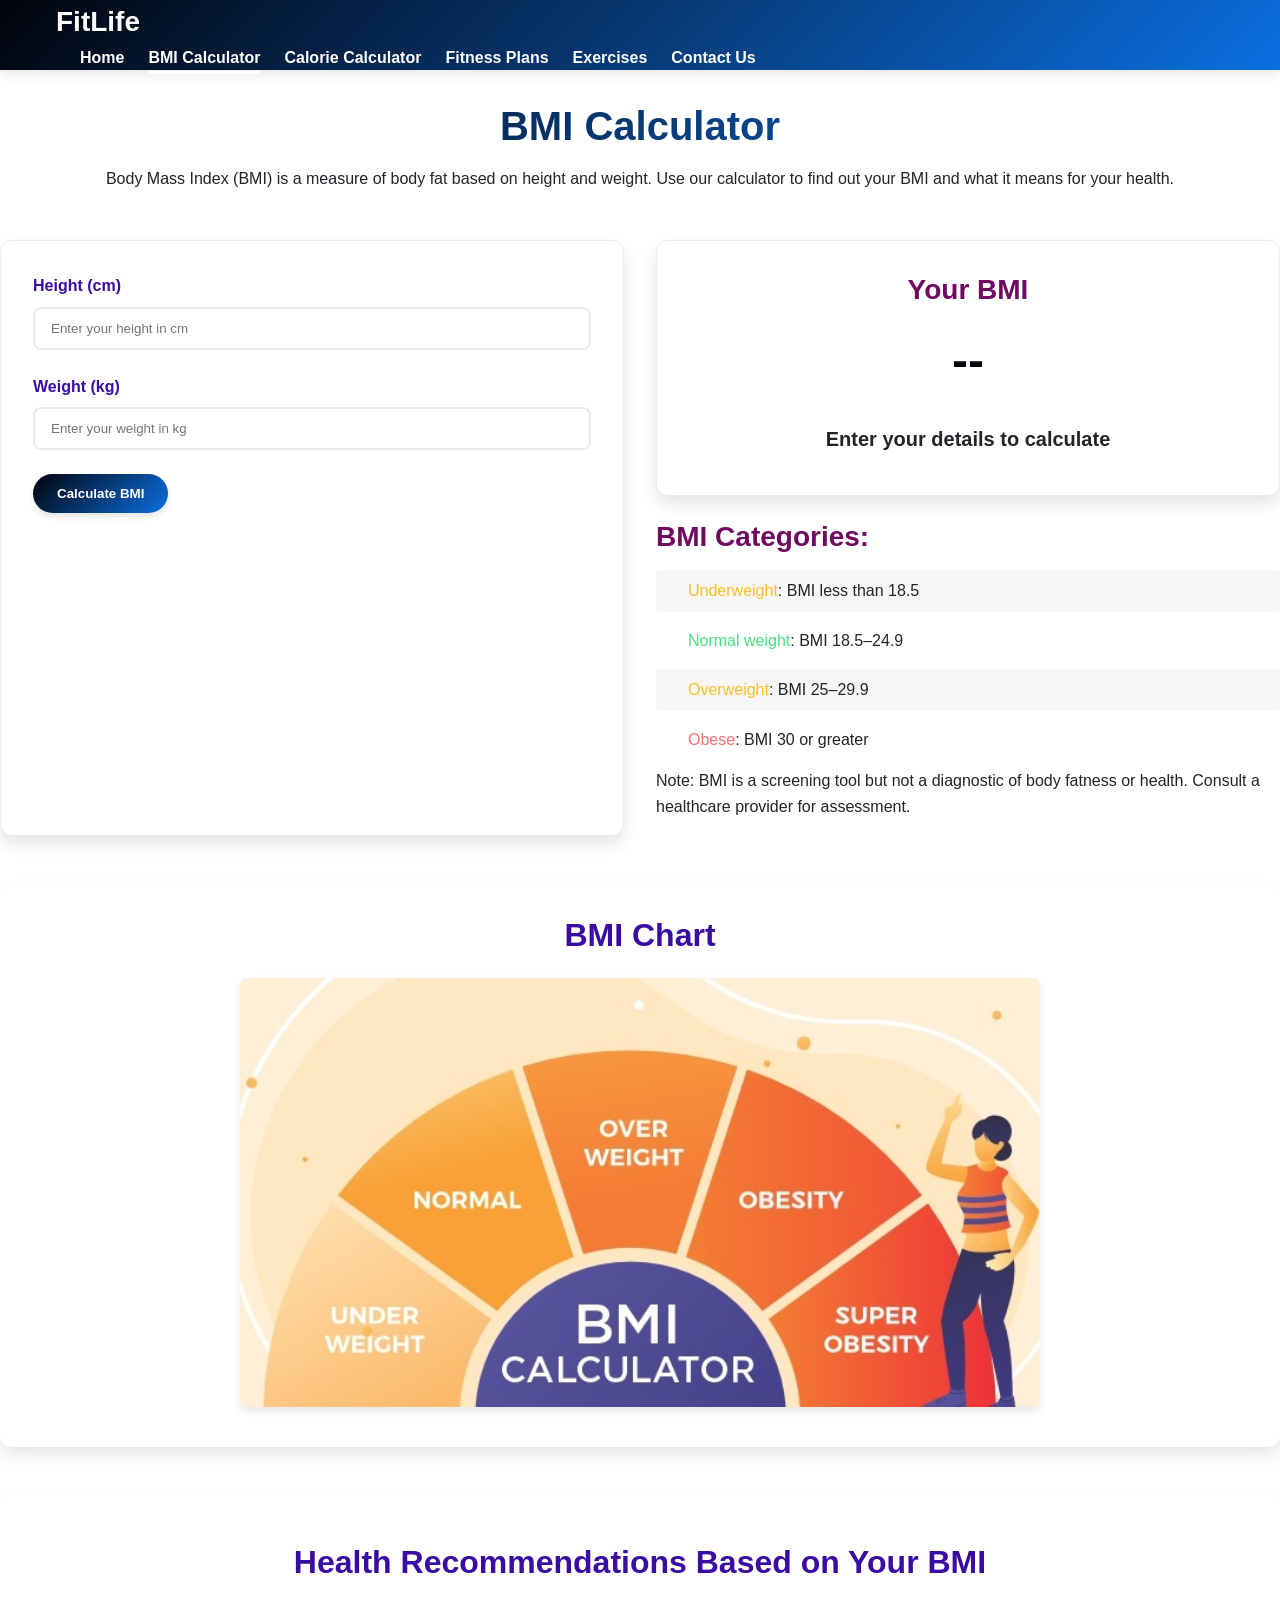
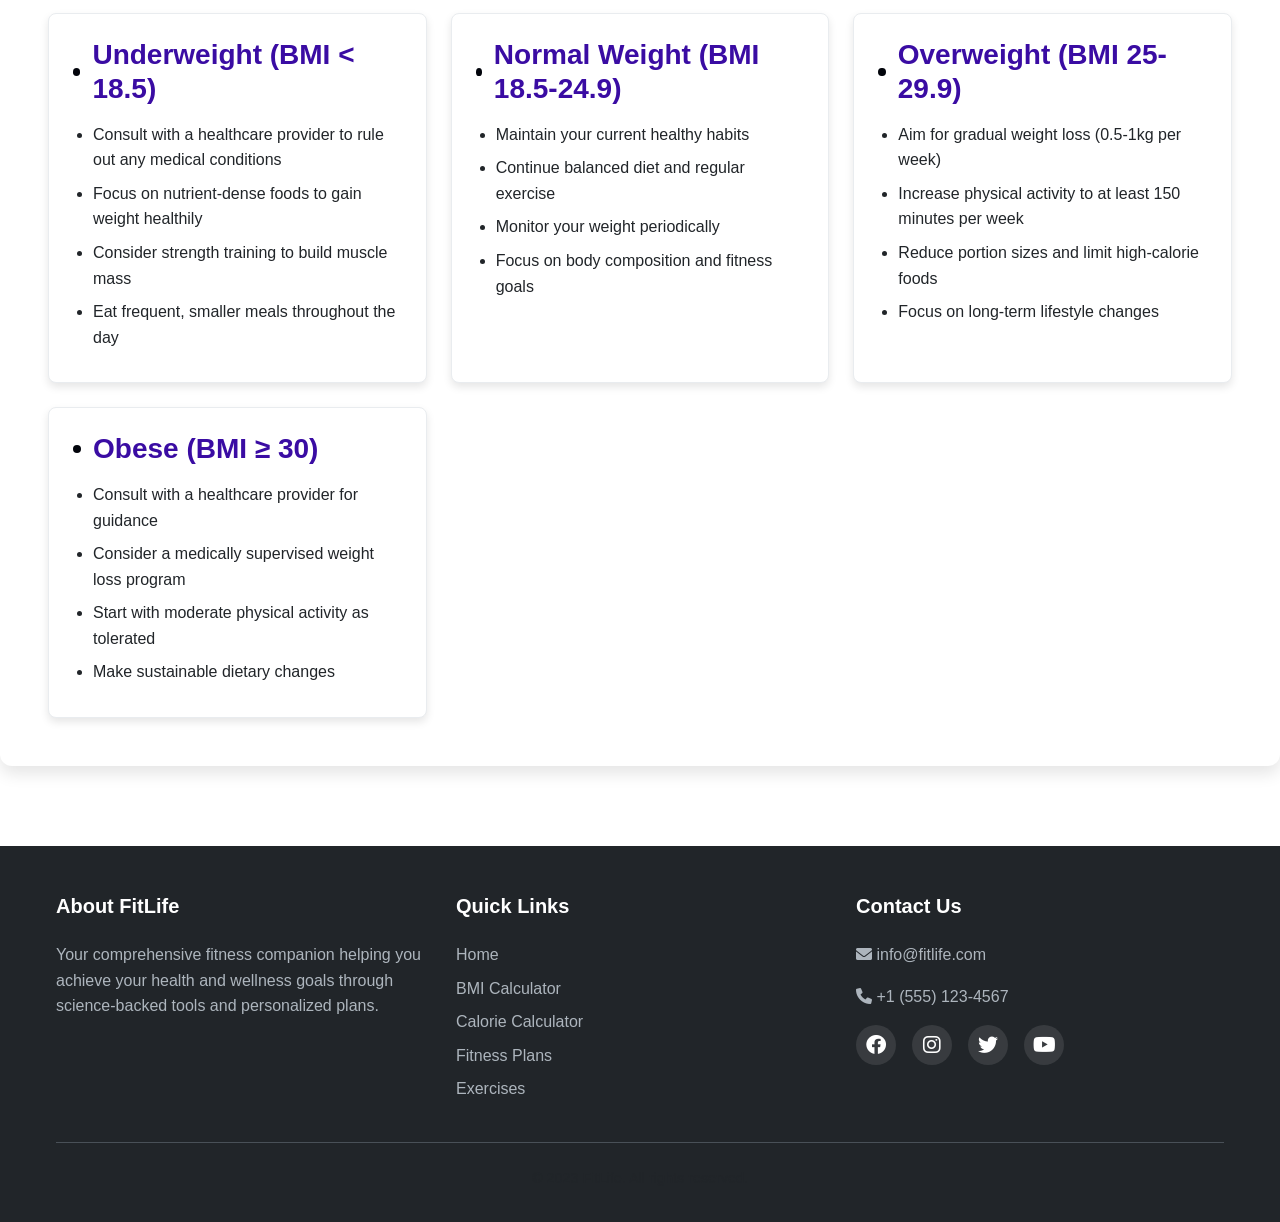
<file: bmi.html>
<!DOCTYPE html>
<html lang="en">
<head>
    <meta charset="UTF-8">
    <meta name="viewport" content="width=device-width, initial-scale=1.0">
    <title>BMI Calculator | FitLife</title>
    <link rel="stylesheet" href="style.css">
    <link rel="stylesheet" href="https://cdnjs.cloudflare.com/ajax/libs/font-awesome/6.0.0-beta3/css/all.min.css">
</head>
<body>
    <header>
        <div class="container">
            <div class="logo">FitLife</div>
            <nav>
                <ul>
                    <li><a href="index.html">Home</a></li>
                    <li><a href="bmi.html" class="active">BMI Calculator</a></li>
                    <li><a href="calories.html">Calorie Calculator</a></li>
                    <li><a href="plans.html">Fitness Plans</a></li>
                    <li><a href="exercises.html">Exercises</a></li>
                    <li><a href="contact.html">Contact Us</a></li>
                </ul>
               
            </nav>
            <div class="mobile-menu-btn">
                <i class="fas fa-bars"></i>
            </div>
        </div>
    </header>

    <main class="calculator-page">
        <section class="calculator-intro">
            <h1>BMI Calculator</h1>
            <p>Body Mass Index (BMI) is a measure of body fat based on height and weight. Use our calculator to find out your BMI and what it means for your health.</p>
        </section>

        <section class="calculator-container">
            <div class="calculator-form">
                <div class="form-group">
                    <label for="height">Height (cm)</label>
                    <input type="number" id="height" placeholder="Enter your height in cm">
                </div>
                <div class="form-group">
                    <label for="weight">Weight (kg)</label>
                    <input type="number" id="weight" placeholder="Enter your weight in kg">
                </div>
    
                <button id="calculate-bmi" class="btn primary">Calculate BMI</button>
            </div>

            <div class="calculator-result">
                <div id="bmi-result" class="result-box">
                    <h3>Your BMI</h3>
                    <div class="result-value">--</div>
                    <div class="result-category">Enter your details to calculate</div>
                </div>
                <div class="bmi-info">
                    <h3>BMI Categories:</h3>
                    <ul>
                        <li><span class="underweight">Underweight</span>: BMI less than 18.5</li>
                        <li><span class="normal">Normal weight</span>: BMI 18.5–24.9</li>
                        <li><span class="overweight">Overweight</span>: BMI 25–29.9</li>
                        <li><span class="obese">Obese</span>: BMI 30 or greater</li>
                    </ul>
                    <p>Note: BMI is a screening tool but not a diagnostic of body fatness or health. Consult a healthcare provider for assessment.</p>
                </div>
            </div>
        </section>

        <section class="bmi-chart">
            <h2>BMI Chart</h2>
            <div class="chart-container">
                <img src="12.jpg" alt="BMI Chart">
            </div>
        </section>

        <section class="health-tips">
            <h2>Health Recommendations Based on Your BMI</h2>
            <div class="tips-container">
                <div class="tip-card" id="underweight-tip">
                    <h3>Underweight (BMI < 18.5)</h3>
                    <ul>
                        <li>Consult with a healthcare provider to rule out any medical conditions</li>
                        <li>Focus on nutrient-dense foods to gain weight healthily</li>
                        <li>Consider strength training to build muscle mass</li>
                        <li>Eat frequent, smaller meals throughout the day</li>
                    </ul>
                </div>
                <div class="tip-card" id="normal-tip">
                    <h3>Normal Weight (BMI 18.5-24.9)</h3>
                    <ul>
                        <li>Maintain your current healthy habits</li>
                        <li>Continue balanced diet and regular exercise</li>
                        <li>Monitor your weight periodically</li>
                        <li>Focus on body composition and fitness goals</li>
                    </ul>
                </div>
                <div class="tip-card" id="overweight-tip">
                    <h3>Overweight (BMI 25-29.9)</h3>
                    <ul>
                        <li>Aim for gradual weight loss (0.5-1kg per week)</li>
                        <li>Increase physical activity to at least 150 minutes per week</li>
                        <li>Reduce portion sizes and limit high-calorie foods</li>
                        <li>Focus on long-term lifestyle changes</li>
                    </ul>
                </div>
                <div class="tip-card" id="obese-tip">
                    <h3>Obese (BMI ≥ 30)</h3>
                    <ul>
                        <li>Consult with a healthcare provider for guidance</li>
                        <li>Consider a medically supervised weight loss program</li>
                        <li>Start with moderate physical activity as tolerated</li>
                        <li>Make sustainable dietary changes</li>
                    </ul>
                </div>
            </div>
        </section>
    </main>

    <footer>
        <div class="container">
            <div class="footer-content">
                <div class="footer-section">
                    <h3>About FitLife</h3>
                    <p>Your comprehensive fitness companion helping you achieve your health and wellness goals through science-backed tools and personalized plans.</p>
                </div>
                <div class="footer-section">
                    <h3>Quick Links</h3>
                    <ul>
                        <li><a href="index.html">Home</a></li>
                        <li><a href="bmi.html">BMI Calculator</a></li>
                        <li><a href="calories.html">Calorie Calculator</a></li>
                        <li><a href="plans.html">Fitness Plans</a></li>
                        <li><a href="exercises.html">Exercises</a></li>
                    </ul>
                </div>
                <div class="footer-section">
                    <h3>Contact Us</h3>
                    <p><i class="fas fa-envelope"></i> info@fitlife.com</p>
                    <p><i class="fas fa-phone"></i> +1 (555) 123-4567</p>
                    <div class="social-icons">
                        <a href="#"><i class="fab fa-facebook"></i></a>
                        <a href="#"><i class="fab fa-instagram"></i></a>
                        <a href="#"><i class="fab fa-twitter"></i></a>
                        <a href="#"><i class="fab fa-youtube"></i></a>
                    </div>
                </div>
            </div>
            <div class="copyright">
                <p>&copy; 2023 FitLife. All rights reserved.</p>
            </div>
        </div>
    </footer>

    <script src="bmi.js"></script>
    <script src="main.js"></script>
</body>
</html>
</file>
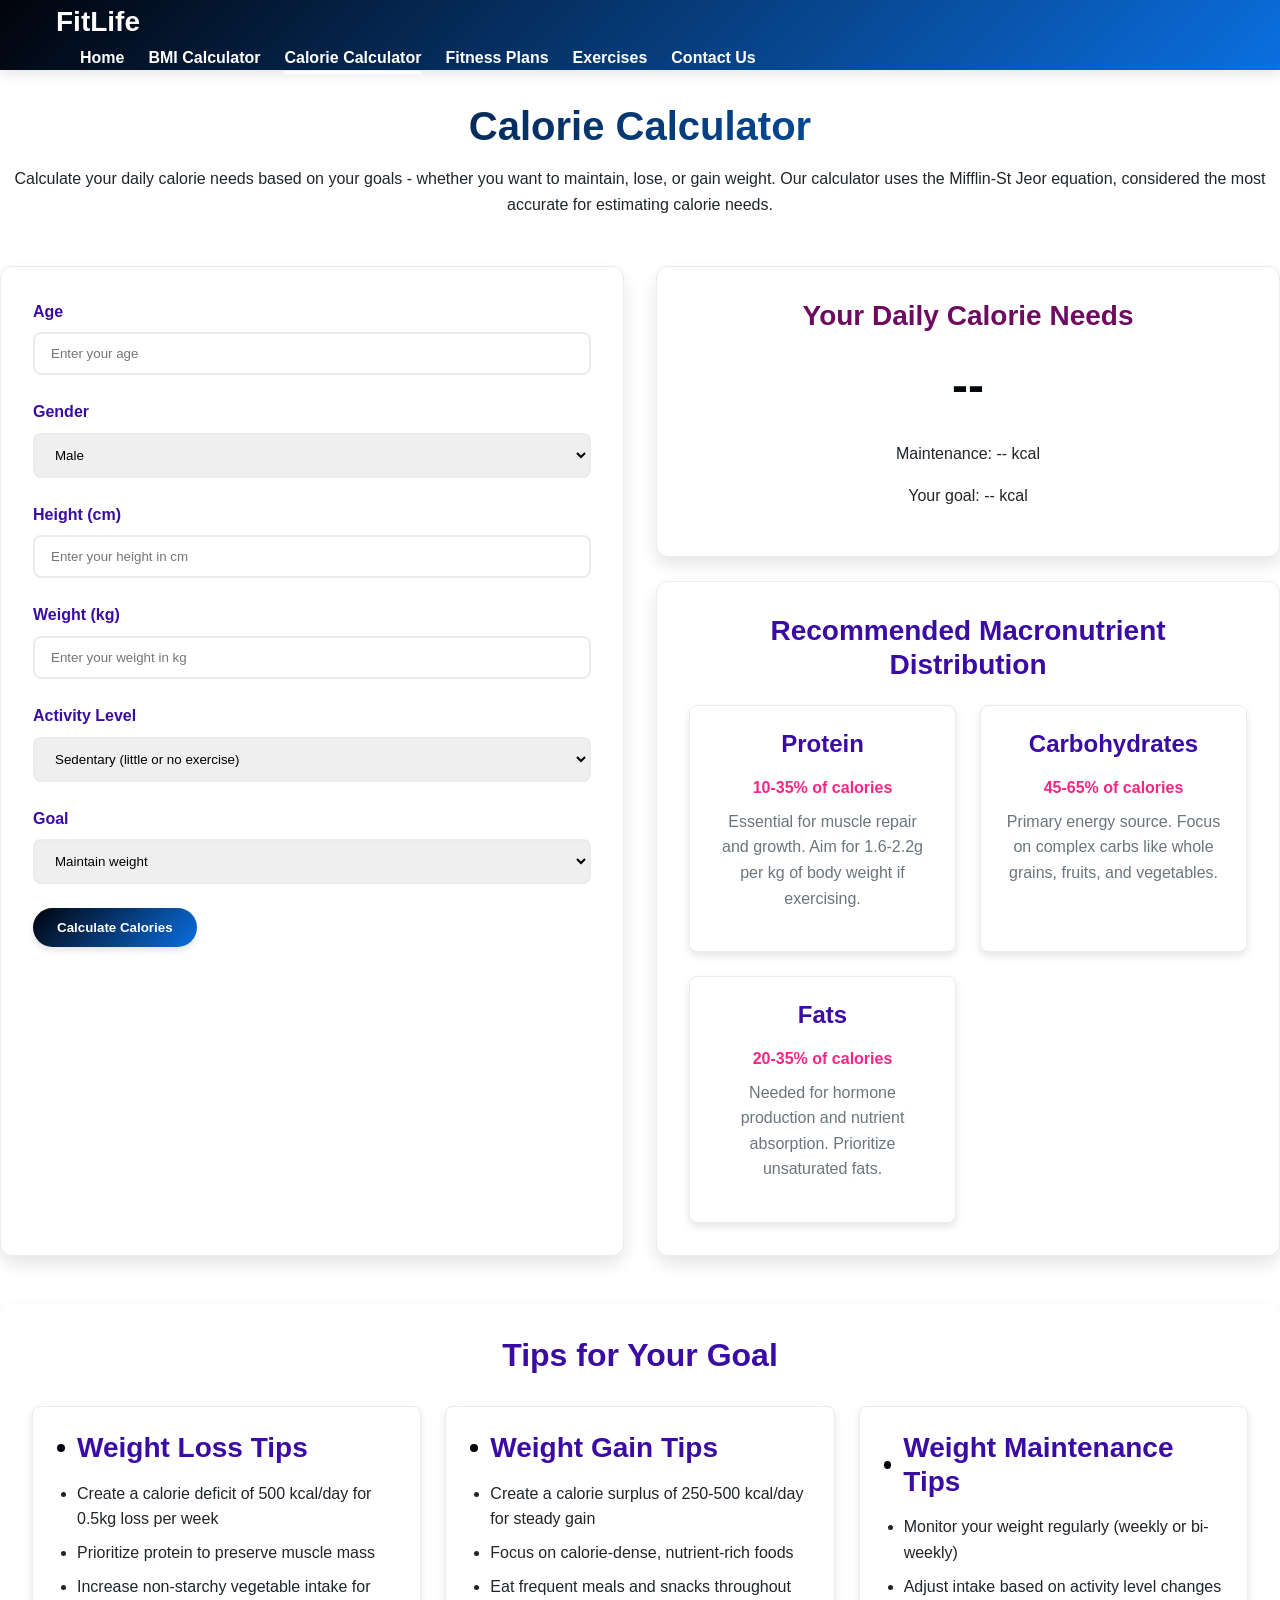
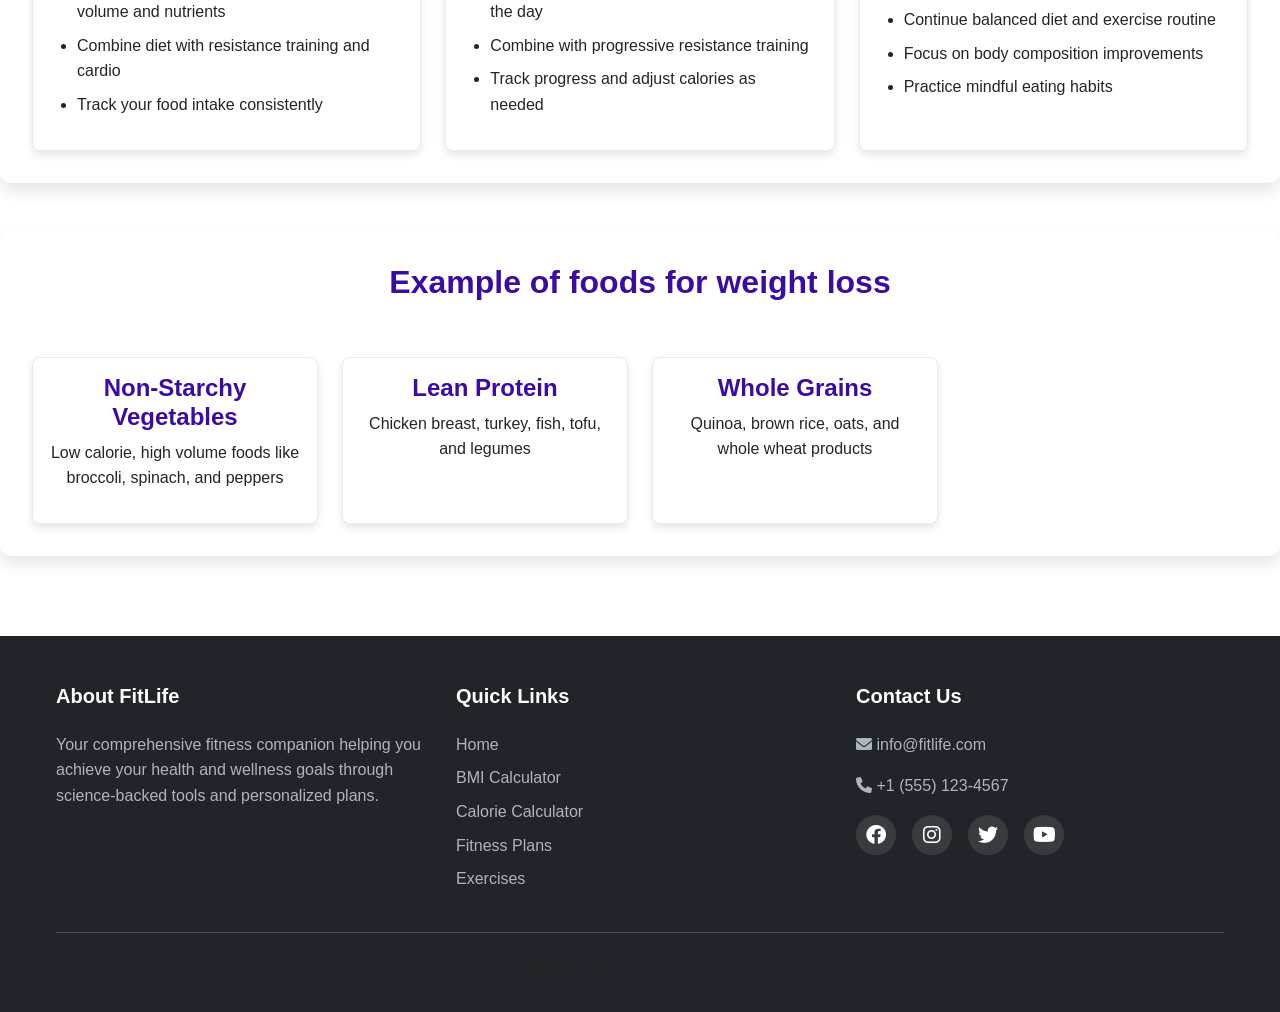
<file: calories.html>
<!DOCTYPE html>
<html lang="en">
<head>
    <meta charset="UTF-8">
    <meta name="viewport" content="width=device-width, initial-scale=1.0">
    <title>Calorie Calculator | FitLife</title>
    <link rel="stylesheet" href="style.css">
    <link rel="stylesheet" href="https://cdnjs.cloudflare.com/ajax/libs/font-awesome/6.0.0-beta3/css/all.min.css">
</head>
<body>
    <header>
        <div class="container">
            <div class="logo">FitLife</div>
            <nav>
                <ul>
                    <li><a href="index.html">Home</a></li>
                    <li><a href="bmi.html">BMI Calculator</a></li>
                    <li><a href="calories.html" class="active">Calorie Calculator</a></li>
                    <li><a href="plans.html">Fitness Plans</a></li>
                    <li><a href="exercises.html">Exercises</a></li>
                    <li><a href="contact.html">Contact Us</a></li>
                </ul>
               
            </nav>
            <div class="mobile-menu-btn">
                <i class="fas fa-bars"></i>
            </div>
        </div>
    </header>

    <main class="calculator-page">
        <section class="calculator-intro">
            <h1>Calorie Calculator</h1>
            <p>Calculate your daily calorie needs based on your goals - whether you want to maintain, lose, or gain weight. Our calculator uses the Mifflin-St Jeor equation, considered the most accurate for estimating calorie needs.</p>
        </section>

        <section class="calculator-container">
            <div class="calculator-form">
                <div class="form-group">
                    <label for="cal-age">Age</label>
                    <input type="number" id="cal-age" placeholder="Enter your age">
                </div>
                <div class="form-group">
                    <label for="cal-gender">Gender</label>
                    <select id="cal-gender">
                        <option value="male">Male</option>
                        <option value="female">Female</option>
                    </select>
                </div>
                <div class="form-group">
                    <label for="cal-height">Height (cm)</label>
                    <input type="number" id="cal-height" placeholder="Enter your height in cm">
                </div>
                <div class="form-group">
                    <label for="cal-weight">Weight (kg)</label>
                    <input type="number" id="cal-weight" placeholder="Enter your weight in kg">
                </div>
                <div class="form-group">
                    <label for="cal-activity">Activity Level</label>
                    <select id="cal-activity">
                        <option value="1.2">Sedentary (little or no exercise)</option>
                        <option value="1.375">Lightly active (light exercise 1-3 days/week)</option>
                        <option value="1.55">Moderately active (moderate exercise 3-5 days/week)</option>
                        <option value="1.725">Very active (hard exercise 6-7 days/week)</option>
                        <option value="1.9">Extra active (very hard exercise & physical job)</option>
                    </select>
                </div>
                <div class="form-group">
                    <label for="cal-goal">Goal</label>
                    <select id="cal-goal">
                        <option value="maintain">Maintain weight</option>
                        <option value="lose">Lose weight</option>
                        <option value="gain">Gain weight</option>
                    </select>
                </div>
                <div class="form-group" id="weight-change-container" style="display: none;">
                    <label for="weight-change">Weight change per week (kg)</label>
                    <select id="weight-change">
                        <option value="0.25">0.25 kg</option>
                        <option value="0.5" selected>0.5 kg</option>
                        <option value="0.75">0.75 kg</option>
                        <option value="1">1 kg</option>
                    </select>
                </div>
                <button id="calculate-calories" class="btn primary">Calculate Calories</button>
            </div>

            <div class="calculator-result">
                <div id="calorie-result" class="result-box">
                    <h3>Your Daily Calorie Needs</h3>
                    <div class="result-value">--</div>
                    <div class="result-details">
                        <p id="maintenance-calories">Maintenance: -- kcal</p>
                        <p id="goal-calories">Your goal: -- kcal</p>
                    </div>
                </div>
                <div class="macronutrient-info">
                    <h3>Recommended Macronutrient Distribution</h3>
                    <div class="macronutrient-grid">
                        <div class="macro-card">
                            <h4>Protein</h4>
                            <div class="macro-range">10-35% of calories</div>
                            <p>Essential for muscle repair and growth. Aim for 1.6-2.2g per kg of body weight if exercising.</p>
                        </div>
                        <div class="macro-card">
                            <h4>Carbohydrates</h4>
                            <div class="macro-range">45-65% of calories</div>
                            <p>Primary energy source. Focus on complex carbs like whole grains, fruits, and vegetables.</p>
                        </div>
                        <div class="macro-card">
                            <h4>Fats</h4>
                            <div class="macro-range">20-35% of calories</div>
                            <p>Needed for hormone production and nutrient absorption. Prioritize unsaturated fats.</p>
                        </div>
                    </div>
                </div>
            </div>
        </section>

        <section class="calorie-tips">
            <h2>Tips for Your Goal</h2>
            <div class="tips-container">
                <div class="tip-card" id="weight-loss-tips">
                    <h3>Weight Loss Tips</h3>
                    <ul>
                        <li>Create a calorie deficit of 500 kcal/day for 0.5kg loss per week</li>
                        <li>Prioritize protein to preserve muscle mass</li>
                        <li>Increase non-starchy vegetable intake for volume and nutrients</li>
                        <li>Combine diet with resistance training and cardio</li>
                        <li>Track your food intake consistently</li>
                    </ul>
                </div>
                <div class="tip-card" id="weight-gain-tips">
                    <h3>Weight Gain Tips</h3>
                    <ul>
                        <li>Create a calorie surplus of 250-500 kcal/day for steady gain</li>
                        <li>Focus on calorie-dense, nutrient-rich foods</li>
                        <li>Eat frequent meals and snacks throughout the day</li>
                        <li>Combine with progressive resistance training</li>
                        <li>Track progress and adjust calories as needed</li>
                    </ul>
                </div>
                <div class="tip-card" id="maintenance-tips">
                    <h3>Weight Maintenance Tips</h3>
                    <ul>
                        <li>Monitor your weight regularly (weekly or bi-weekly)</li>
                        <li>Adjust intake based on activity level changes</li>
                        <li>Continue balanced diet and exercise routine</li>
                        <li>Focus on body composition improvements</li>
                        <li>Practice mindful eating habits</li>
                    </ul>
                </div>
            </div>
        </section>

        <section class="food-examples">
            <h2>Example of foods for weight loss </h2>
            <div class="food-tabs"> 
            </div>
            <div class="food-content active" id="weight-loss-foods">
                <div class="food-grid">
                    <div class="food-item">
                        <h4>Non-Starchy Vegetables</h4>
                        <p>Low calorie, high volume foods like broccoli, spinach, and peppers</p>
                    </div>
                    <div class="food-item">
                        <h4>Lean Protein</h4>
                        <p>Chicken breast, turkey, fish, tofu, and legumes</p>
                    </div>
                    <div class="food-item">
                        <h4>Whole Grains</h4>
                        <p>Quinoa, brown rice, oats, and whole wheat products</p>
                </div>
            </div>
        </section>
    </main>

    <footer>
        <div class="container">
            <div class="footer-content">
                <div class="footer-section">
                    <h3>About FitLife</h3>
                    <p>Your comprehensive fitness companion helping you achieve your health and wellness goals through science-backed tools and personalized plans.</p>
                </div>
                <div class="footer-section">
                    <h3>Quick Links</h3>
                    <ul>
                        <li><a href="index.html">Home</a></li>
                        <li><a href="bmi.html">BMI Calculator</a></li>
                        <li><a href="calories.html">Calorie Calculator</a></li>
                        <li><a href="plans.html">Fitness Plans</a></li>
                        <li><a href="exercises.html">Exercises</a></li>
                    </ul>
                </div>
                <div class="footer-section">
                    <h3>Contact Us</h3>
                    <p><i class="fas fa-envelope"></i> info@fitlife.com</p>
                    <p><i class="fas fa-phone"></i> +1 (555) 123-4567</p>
                    <div class="social-icons">
                        <a href="#"><i class="fab fa-facebook"></i></a>
                        <a href="#"><i class="fab fa-instagram"></i></a>
                        <a href="#"><i class="fab fa-twitter"></i></a>
                        <a href="#"><i class="fab fa-youtube"></i></a>
                    </div>
                </div>
            </div>
            <div class="copyright">
                <p>&copy; 2023 FitLife. All rights reserved.</p>
            </div>
        </div>
    </footer>

    <script src="calories.js"></script>
    <script src="main.js"></script>
</body>
</html>
</file>
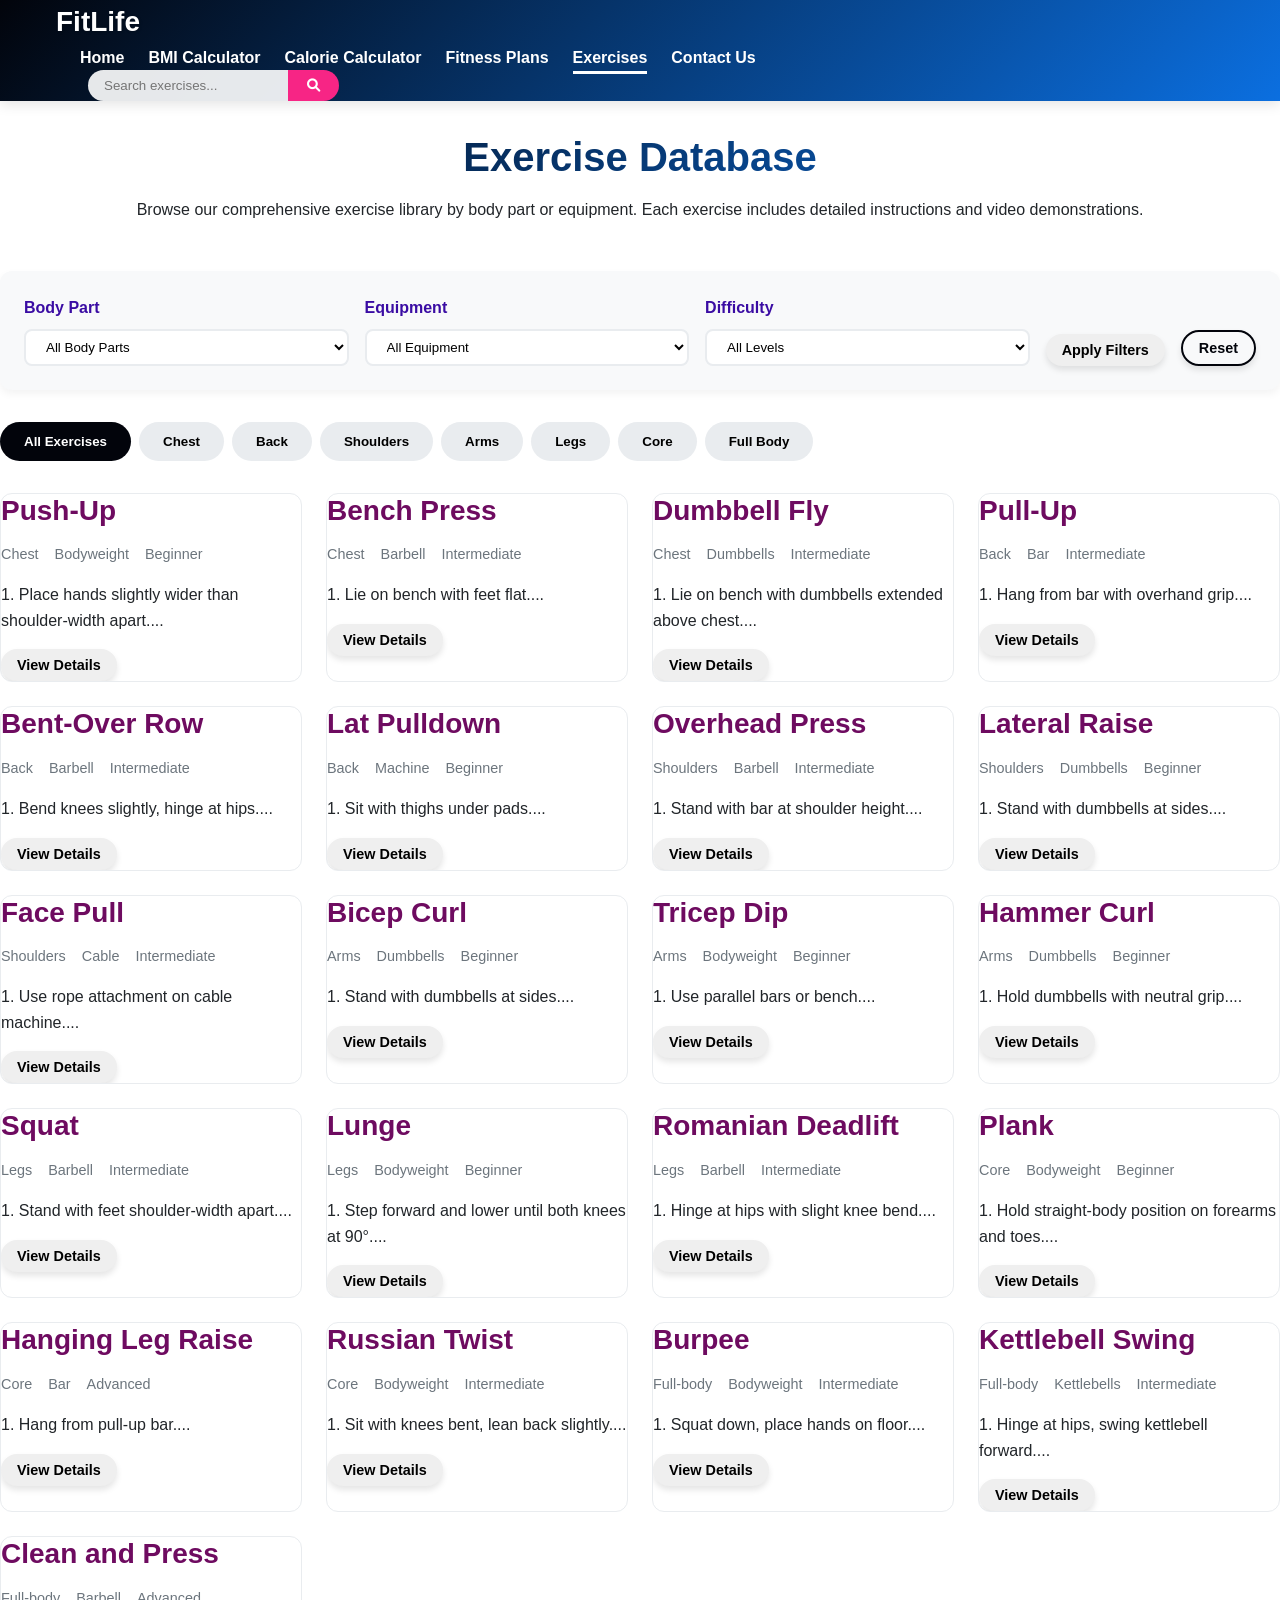
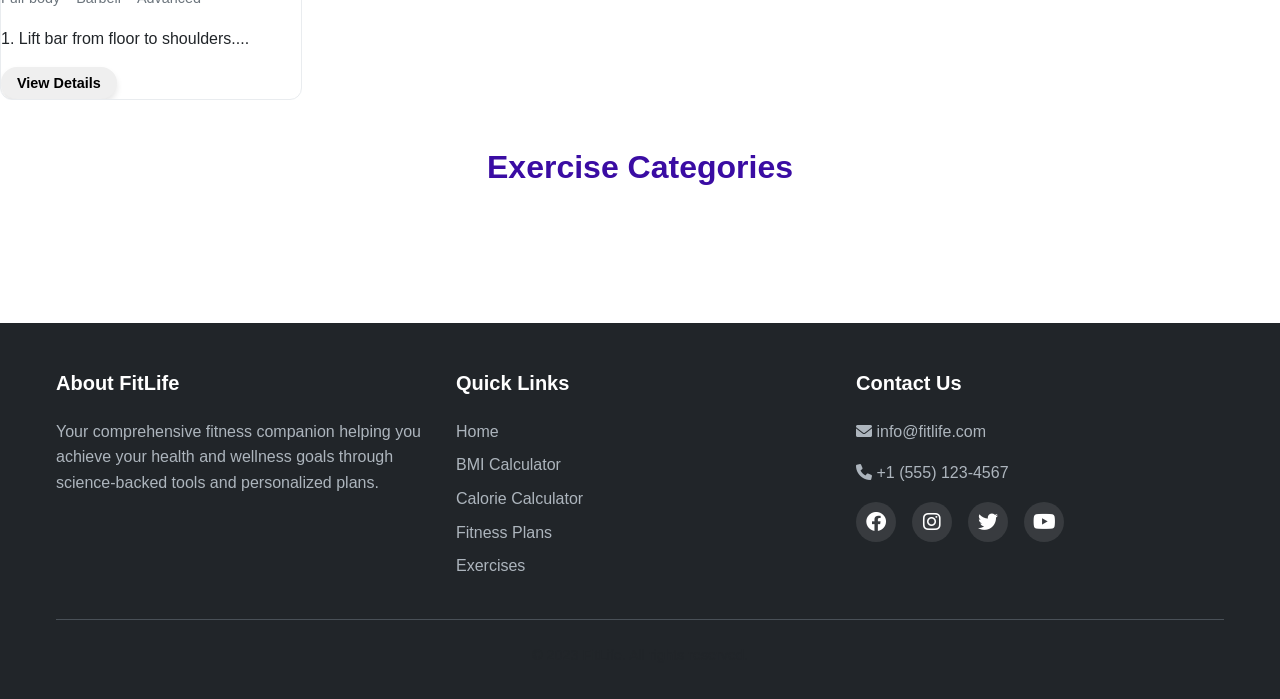
<file: exercises.html>
<!DOCTYPE html>
<html lang="en">
<head>
    <meta charset="UTF-8">
    <meta name="viewport" content="width=device-width, initial-scale=1.0">
    <title>Exercises | FitLife</title>
    <link rel="stylesheet" href="style.css">
    <link rel="stylesheet" href="https://cdnjs.cloudflare.com/ajax/libs/font-awesome/6.0.0-beta3/css/all.min.css">
</head>
<body>
    <header>
        <div class="container">
            <div class="logo">FitLife</div>
            <nav>
                <ul>
                    <li><a href="index.html">Home</a></li>
                    <li><a href="bmi.html">BMI Calculator</a></li>
                    <li><a href="calories.html">Calorie Calculator</a></li>
                    <li><a href="plans.html">Fitness Plans</a></li>
                    <li><a href="exercises.html" class="active">Exercises</a></li>
                    <li><a href="contact.html">Contact Us</a></li>
                </ul>
                <div class="search-container">
                    <input type="text" id="exercise-search" placeholder="Search exercises...">
                    <button id="search-exercise-btn"><i class="fas fa-search"></i></button>
                </div>
            </nav>
            <div class="mobile-menu-btn">
                <i class="fas fa-bars"></i>
            </div>
        </div>
    </header>

    <main class="exercises-page">
        <section class="page-header">
            <h1>Exercise Database</h1>
            <p>Browse our comprehensive exercise library by body part or equipment. Each exercise includes detailed instructions and video demonstrations.</p>
        </section>

        <section class="exercise-filter">
            <div class="filter-options">
                <div class="filter-group">
                    <label for="bodypart-filter">Body Part</label>
                    <select id="bodypart-filter">
                        <option value="all">All Body Parts</option>
                        <option value="chest">Chest</option>
                        <option value="back">Back</option>
                        <option value="shoulders">Shoulders</option>
                        <option value="arms">Arms</option>
                        <option value="legs">Legs</option>
                        <option value="core">Core</option>
                        <option value="full-body">Full Body</option>
                    </select>
                </div>
                <div class="filter-group">
                    <label for="equipment-filter">Equipment</label>
                    <select id="equipment-filter">
                        <option value="all">All Equipment</option>
                        <option value="bodyweight">Bodyweight</option>
                        <option value="dumbbells">Dumbbells</option>
                        <option value="barbell">Barbell</option>
                        <option value="kettlebells">Kettlebells</option>
                        <option value="resistance-bands">Resistance Bands</option>
                        <option value="machine">Machine</option>
                        <option value="cable">Cable</option>
                    </select>
                </div>
                <div class="filter-group">
                    <label for="difficulty-filter">Difficulty</label>
                    <select id="difficulty-filter">
                        <option value="all">All Levels</option>
                        <option value="beginner">Beginner</option>
                        <option value="intermediate">Intermediate</option>
                        <option value="advanced">Advanced</option>
                    </select>
                </div>
                <button id="apply-exercise-filters" class="btn small">Apply Filters</button>
                <button id="reset-exercise-filters" class="btn small outline">Reset</button>
            </div>
        </section>

        <section class="exercises-container">
            <div class="bodypart-tabs">
                <button class="bodypart-tab active" data-bodypart="all">All Exercises</button>
                <button class="bodypart-tab" data-bodypart="chest">Chest</button>
                <button class="bodypart-tab" data-bodypart="back">Back</button>
                <button class="bodypart-tab" data-bodypart="shoulders">Shoulders</button>
                <button class="bodypart-tab" data-bodypart="arms">Arms</button>
                <button class="bodypart-tab" data-bodypart="legs">Legs</button>
                <button class="bodypart-tab" data-bodypart="core">Core</button>
                <button class="bodypart-tab" data-bodypart="full-body">Full Body</button>
            </div>

            <div class="exercises-grid">
                <!-- Exercises will be loaded dynamically from exercises.js -->
            </div>
        </section>

        <!-- Exercise Details Modal -->
        <div id="exercise-modal" class="modal">
            <div class="modal-content exercise-modal-content">
                <span class="close-modal">&times;</span>
                <div id="exercise-modal-content">
                    <!-- Content will be loaded dynamically -->
                </div>
            </div>
        </div>

        <section class="exercise-categories">
            <h2>Exercise Categories</h2>
            <div class="categories-grid">
                <div class="category-card" data-bodypart="chest">
                    
                    <h3>Chest</h3>
                    <p>Exercises targeting pectoral muscles including presses, flies, and push-ups.</p>
                    <a href="#" class="btn small view-exercises" data-bodypart="chest">View Exercises</a>
                </div>
                <div class="category-card" data-bodypart="back">
                   
                    <h3>Back</h3>
                    <p>Exercises for lats, traps, and rhomboids including rows and pull-ups.</p>
                    <a href="#" class="btn small view-exercises" data-bodypart="back">View Exercises</a>
                </div>
                <div class="category-card" data-bodypart="shoulders">
                   
                    <h3>Shoulders</h3>
                    <p>Exercises targeting deltoids including presses, raises, and rotations.</p>
                    <a href="#" class="btn small view-exercises" data-bodypart="shoulders">View Exercises</a>
                </div>
                <div class="category-card" data-bodypart="arms">
                    
                    <h3>Arms</h3>
                    <p>Exercises for biceps, triceps, and forearms including curls and extensions.</p>
                    <a href="#" class="btn small view-exercises" data-bodypart="arms">View Exercises</a>
                </div>
                <div class="category-card" data-bodypart="legs">
                   
                    <h3>Legs</h3>
                    <p>Exercises for quads, hamstrings, glutes, and calves including squats and lunges.</p>
                    <a href="#" class="btn small view-exercises" data-bodypart="legs">View Exercises</a>
                </div>
                <div class="category-card" data-bodypart="core">
                   
                    <h3>Core</h3>
                    <p>Exercises for abs, obliques, and lower back including planks and crunches.</p>
                    <a href="#" class="btn small view-exercises" data-bodypart="core">View Exercises</a>
                </div>
            </div>
        </section>
    </main>

    <footer>
        <div class="container">
            <div class="footer-content">
                <div class="footer-section">
                    <h3>About FitLife</h3>
                    <p>Your comprehensive fitness companion helping you achieve your health and wellness goals through science-backed tools and personalized plans.</p>
                </div>
                <div class="footer-section">
                    <h3>Quick Links</h3>
                    <ul>
                        <li><a href="index.html">Home</a></li>
                        <li><a href="bmi.html">BMI Calculator</a></li>
                        <li><a href="calories.html">Calorie Calculator</a></li>
                        <li><a href="plans.html">Fitness Plans</a></li>
                        <li><a href="exercises.html">Exercises</a></li>
                    </ul>
                </div>
                <div class="footer-section">
                    <h3>Contact Us</h3>
                    <p><i class="fas fa-envelope"></i> info@fitlife.com</p>
                    <p><i class="fas fa-phone"></i> +1 (555) 123-4567</p>
                    <div class="social-icons">
                        <a href="#"><i class="fab fa-facebook"></i></a>
                        <a href="#"><i class="fab fa-instagram"></i></a>
                        <a href="#"><i class="fab fa-twitter"></i></a>
                        <a href="#"><i class="fab fa-youtube"></i></a>
                    </div>
                </div>
            </div>
            <div class="copyright">
                <p>&copy; 2023 FitLife. All rights reserved.</p>
            </div>
        </div>
    </footer>

    <script src="exercises.js"></script>
    <script src="main.js"></script>
</body>
</html>
</file>
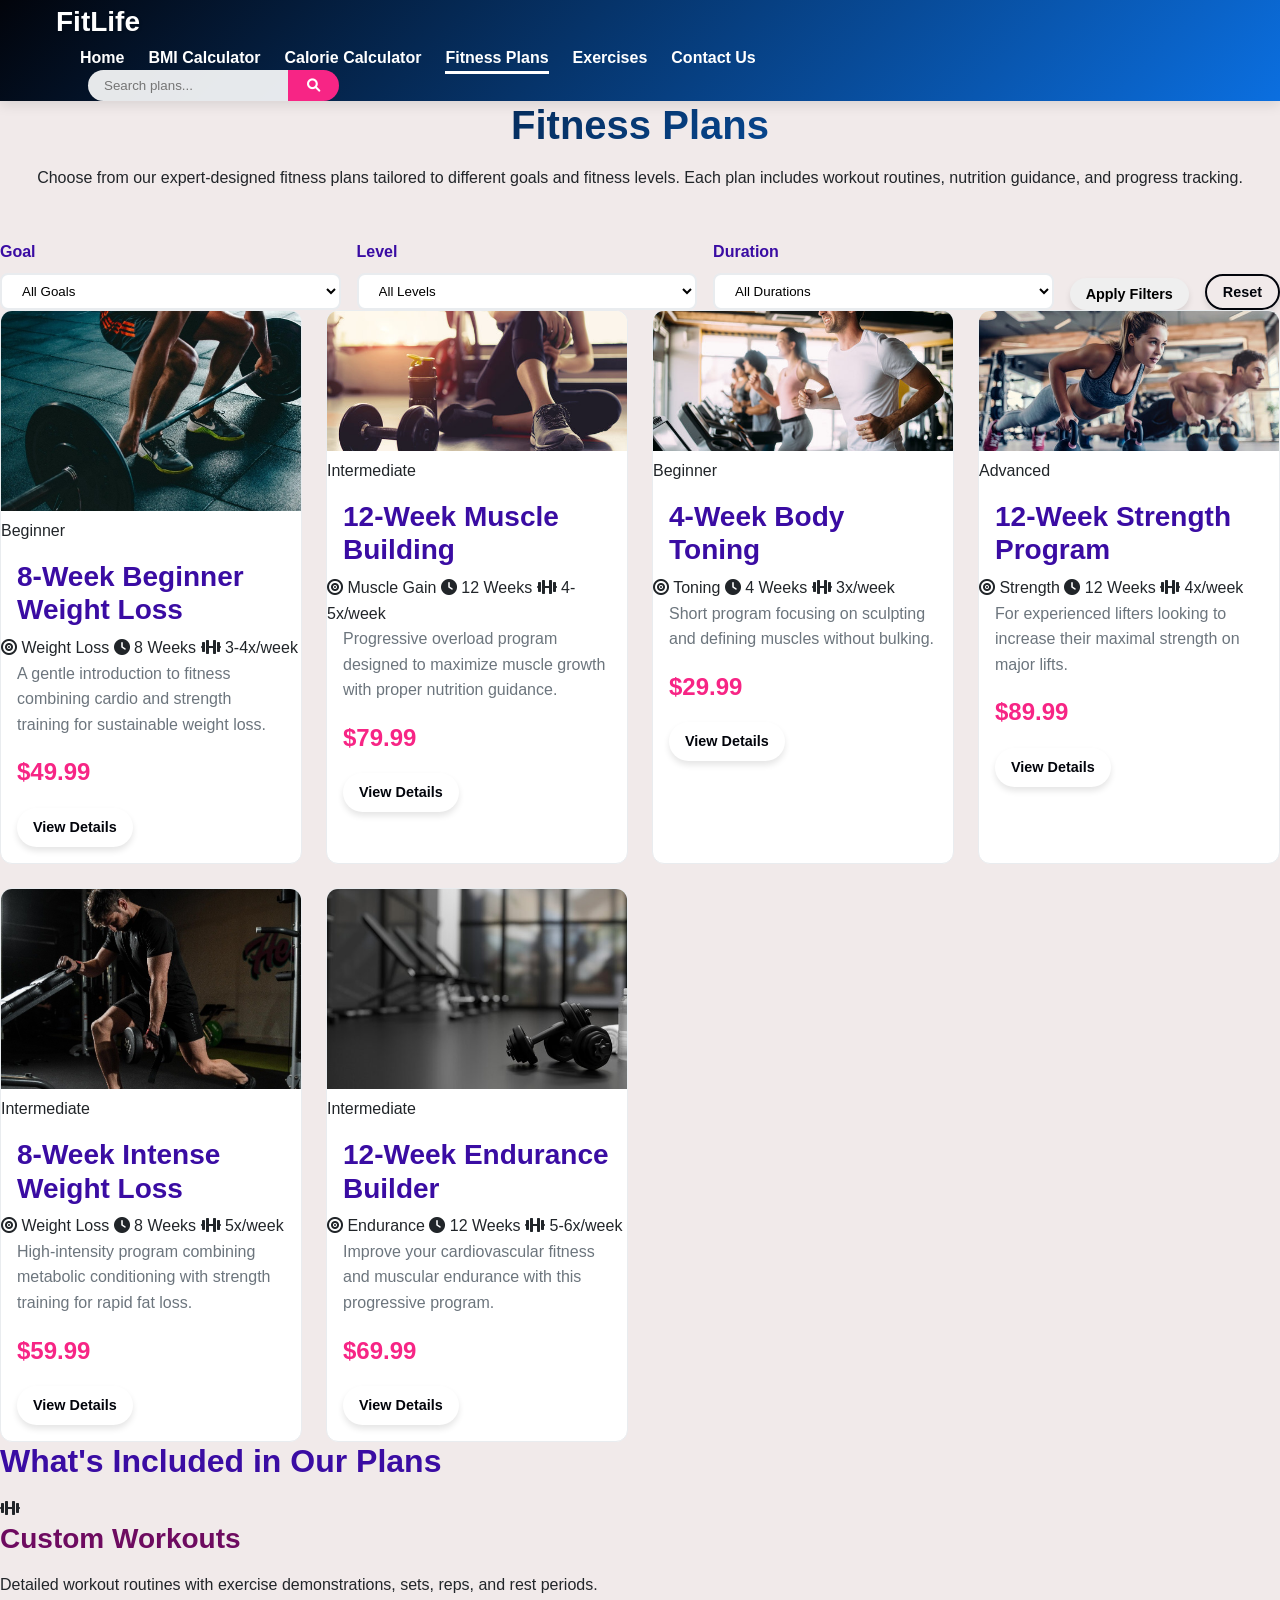
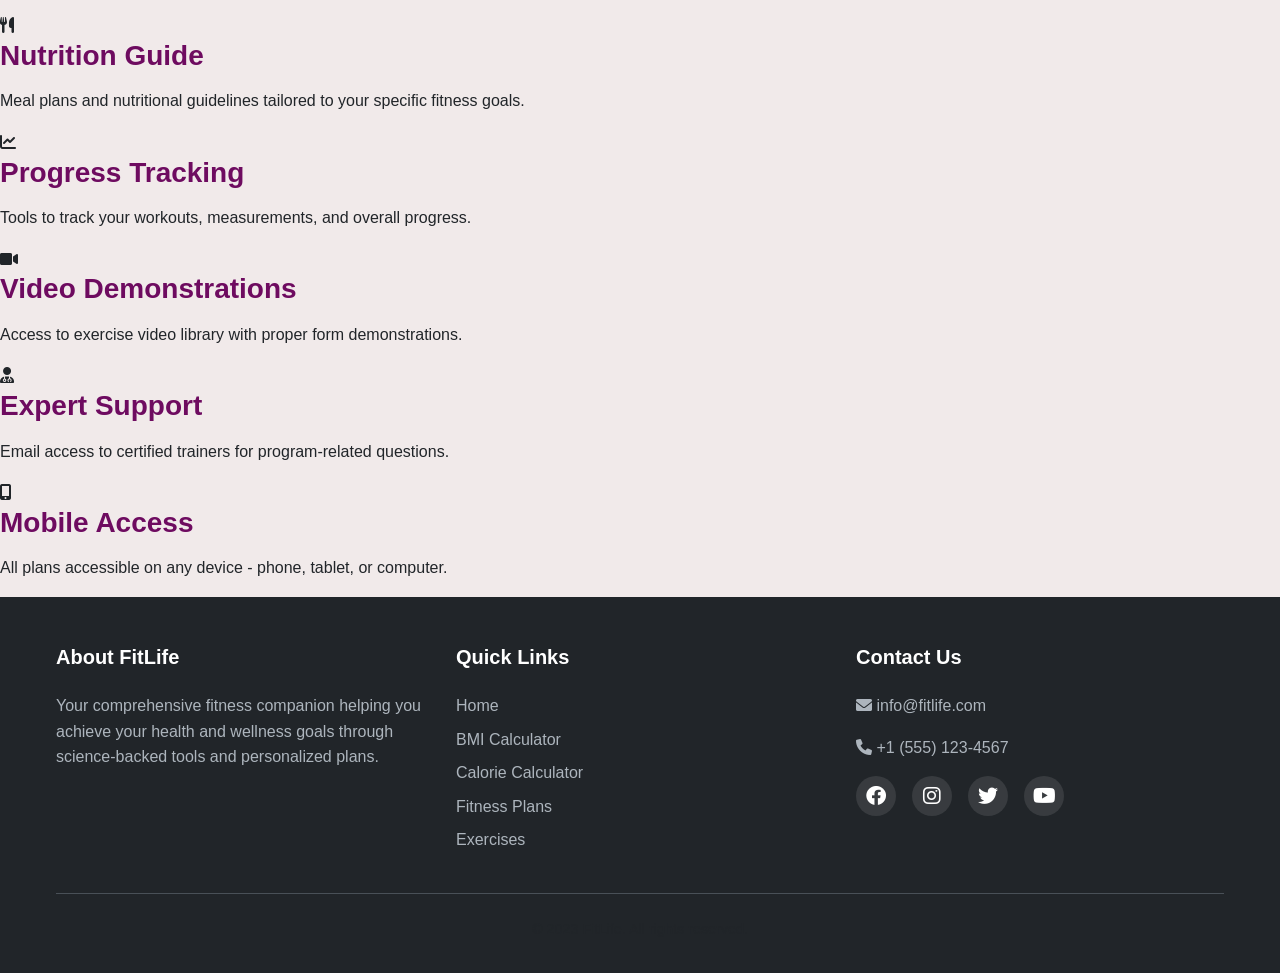
<file: plans.html>
<!DOCTYPE html>
<html lang="en">
<head>
    <meta charset="UTF-8">
    <meta name="viewport" content="width=device-width, initial-scale=1.0">
    <title>Fitness Plans | FitLife</title>
    <link rel="stylesheet" href="style.css">
    <link rel="stylesheet" href="https://cdnjs.cloudflare.com/ajax/libs/font-awesome/6.0.0-beta3/css/all.min.css">
       <style>

    
    /* Modal images */
    .modal-image-container {
        width: 100%;
        max-height: 300px;
        overflow: hidden;
    }
    .modal-image-container img {
        width: 100%;
        height: 100%;
        object-fit: cover;
        object-position: center;
    }

        /* Internal CSS for plan image sizing */
        .plan-card:nth-child(1) img,
        .plan-card:nth-child(5) img,
        .plan-card:nth-child(6) img {
            width: 100%;
            height: 200px; /* Fixed height for consistency */
            object-fit: cover; /* Ensures images maintain aspect ratio */
            object-position: center; /* Centers the image in the frame */
        }
        
        /* Optional: Add hover effect for better UX */
        .plan-card img {
            transition: transform 0.3s ease;
        }
        
        .plan-card:hover img {
            transform: scale(1.02);
        }
    </style>
</head>
<body>
    <header>
        <div class="container">
            <div class="logo">FitLife</div>
            <nav>
                <ul>
                    <li><a href="index.html">Home</a></li>
                    <li><a href="bmi.html">BMI Calculator</a></li>
                    <li><a href="calories.html">Calorie Calculator</a></li>
                    <li><a href="plans.html" class="active">Fitness Plans</a></li>
                    <li><a href="exercises.html">Exercises</a></li>
                    <li><a href="contact.html">Contact Us</a></li>
                </ul>
                <div class="search-container">
                    <input type="text" id="global-search" placeholder="Search plans...">
                    <button id="search-btn"><i class="fas fa-search"></i></button>
                </div>
            </nav>
            <div class="mobile-menu-btn">
                <i class="fas fa-bars"></i>
            </div>
        </div>
    </header>

    <main class="plans-page">
        <section class="page-header">
            <h1>Fitness Plans</h1>
            <p>Choose from our expert-designed fitness plans tailored to different goals and fitness levels. Each plan includes workout routines, nutrition guidance, and progress tracking.</p>
        </section>

        <section class="plans-filter">
            <div class="filter-options">
                <div class="filter-group">
                    <label for="goal-filter">Goal</label>
                    <select id="goal-filter">
                        <option value="all">All Goals</option>
                        <option value="weight-loss">Weight Loss</option>
                        <option value="muscle-gain">Muscle Gain</option>
                        <option value="toning">Toning</option>
                        <option value="strength">Strength</option>
                        <option value="endurance">Endurance</option>
                    </select>
                </div>
                <div class="filter-group">
                    <label for="level-filter">Level</label>
                    <select id="level-filter">
                        <option value="all">All Levels</option>
                        <option value="beginner">Beginner</option>
                        <option value="intermediate">Intermediate</option>
                        <option value="advanced">Advanced</option>
                    </select>
                </div>
                <div class="filter-group">
                    <label for="duration-filter">Duration</label>
                    <select id="duration-filter">
                        <option value="all">All Durations</option>
                        <option value="4">4 Weeks</option>
                        <option value="8">8 Weeks</option>
                        <option value="12">12 Weeks</option>
                    </select>
                </div>
                <button id="apply-filters" class="btn small">Apply Filters</button>
                <button id="reset-filters" class="btn small outline">Reset</button>
            </div>
        </section>

        <section class="plans-container">
            <div class="plans-grid">
                <!-- Plan 1 -->
                <div class="plan-card" data-goal="weight-loss" data-level="beginner" data-duration="8">
                    <img src="06.jpg" alt="Beginner Weight Loss">
                    <div class="plan-badge beginner">Beginner</div>
                    <div class="plan-content">
                        <h3>8-Week Beginner Weight Loss</h3>
                        <div class="plan-meta">
                            <span><i class="fas fa-bullseye"></i> Weight Loss</span>
                            <span><i class="fas fa-clock"></i> 8 Weeks</span>
                            <span><i class="fas fa-dumbbell"></i> 3-4x/week</span>
                        </div>
                        <p>A gentle introduction to fitness combining cardio and strength training for sustainable weight loss.</p>
                        <div class="plan-price">$49.99</div>
                        <a href="#beginner-weight-loss" class="btn small view-details">View Details</a>
                    </div>
                </div>

                <!-- Plan 2 -->
                <div class="plan-card" data-goal="muscle-gain" data-level="intermediate" data-duration="12">
                    <img src="07.jpg" alt="Muscle Building">
                    <div class="plan-badge intermediate">Intermediate</div>
                    <div class="plan-content">
                        <h3>12-Week Muscle Building</h3>
                        <div class="plan-meta">
                            <span><i class="fas fa-bullseye"></i> Muscle Gain</span>
                            <span><i class="fas fa-clock"></i> 12 Weeks</span>
                            <span><i class="fas fa-dumbbell"></i> 4-5x/week</span>
                        </div>
                        <p>Progressive overload program designed to maximize muscle growth with proper nutrition guidance.</p>
                        <div class="plan-price">$79.99</div>
                        <a href="#muscle-building" class="btn small view-details">View Details</a>
                    </div>
                </div>

                <!-- Plan 3 -->
                <div class="plan-card" data-goal="toning" data-level="beginner" data-duration="4">
                    <img src="08.jpg" alt="Body Toning">
                    <div class="plan-badge beginner">Beginner</div>
                    <div class="plan-content">
                        <h3>4-Week Body Toning</h3>
                        <div class="plan-meta">
                            <span><i class="fas fa-bullseye"></i> Toning</span>
                            <span><i class="fas fa-clock"></i> 4 Weeks</span>
                            <span><i class="fas fa-dumbbell"></i> 3x/week</span>
                        </div>
                        <p>Short program focusing on sculpting and defining muscles without bulking.</p>
                        <div class="plan-price">$29.99</div>
                        <a href="#body-toning" class="btn small view-details">View Details</a>
                    </div>
                </div>

                <!-- Plan 4 -->
                <div class="plan-card" data-goal="strength" data-level="advanced" data-duration="12">
                    <img src="09.jpg" alt="Strength Program">
                    <div class="plan-badge advanced">Advanced</div>
                    <div class="plan-content">
                        <h3>12-Week Strength Program</h3>
                        <div class="plan-meta">
                            <span><i class="fas fa-bullseye"></i> Strength</span>
                            <span><i class="fas fa-clock"></i> 12 Weeks</span>
                            <span><i class="fas fa-dumbbell"></i> 4x/week</span>
                        </div>
                        <p>For experienced lifters looking to increase their maximal strength on major lifts.</p>
                        <div class="plan-price">$89.99</div>
                        <a href="#strength-program" class="btn small view-details">View Details</a>
                    </div>
                </div>

                <!-- Plan 5 -->
                <div class="plan-card" data-goal="weight-loss" data-level="intermediate" data-duration="8">
                    <img src="10.jpg" alt="Intense Weight Loss">
                    <div class="plan-badge intermediate">Intermediate</div>
                    <div class="plan-content">
                        <h3>8-Week Intense Weight Loss</h3>
                        <div class="plan-meta">
                            <span><i class="fas fa-bullseye"></i> Weight Loss</span>
                            <span><i class="fas fa-clock"></i> 8 Weeks</span>
                            <span><i class="fas fa-dumbbell"></i> 5x/week</span>
                        </div>
                        <p>High-intensity program combining metabolic conditioning with strength training for rapid fat loss.</p>
                        <div class="plan-price">$59.99</div>
                        <a href="#intense-weight-loss" class="btn small view-details">View Details</a>
                    </div>
                </div>

                <!-- Plan 6 -->
                <div class="plan-card" data-goal="endurance" data-level="intermediate" data-duration="12">
                    <img src="11.jpg" alt="Endurance Training">
                    <div class="plan-badge intermediate">Intermediate</div>
                    <div class="plan-content">
                        <h3>12-Week Endurance Builder</h3>
                        <div class="plan-meta">
                            <span><i class="fas fa-bullseye"></i> Endurance</span>
                            <span><i class="fas fa-clock"></i> 12 Weeks</span>
                            <span><i class="fas fa-dumbbell"></i> 5-6x/week</span>
                        </div>
                        <p>Improve your cardiovascular fitness and muscular endurance with this progressive program.</p>
                        <div class="plan-price">$69.99</div>
                        <a href="#endurance-builder" class="btn small view-details">View Details</a>
                    </div>
                </div>
            </div>
        </section>

        <!-- Plan Details Modal -->
        <div id="plan-modal" class="modal">
            <div class="modal-content">
                <span class="close-modal">&times;</span>
                <div id="modal-content">
                    <!-- Content will be loaded dynamically -->
                </div>
            </div>
        </div>

        <section class="plan-benefits">
            <h2>What's Included in Our Plans</h2>
            <div class="benefits-grid">
                <div class="benefit-card">
                    <i class="fas fa-dumbbell"></i>
                    <h3>Custom Workouts</h3>
                    <p>Detailed workout routines with exercise demonstrations, sets, reps, and rest periods.</p>
                </div>
                <div class="benefit-card">
                    <i class="fas fa-utensils"></i>
                    <h3>Nutrition Guide</h3>
                    <p>Meal plans and nutritional guidelines tailored to your specific fitness goals.</p>
                </div>
                <div class="benefit-card">
                    <i class="fas fa-chart-line"></i>
                    <h3>Progress Tracking</h3>
                    <p>Tools to track your workouts, measurements, and overall progress.</p>
                </div>
                <div class="benefit-card">
                    <i class="fas fa-video"></i>
                    <h3>Video Demonstrations</h3>
                    <p>Access to exercise video library with proper form demonstrations.</p>
                </div>
                <div class="benefit-card">
                    <i class="fas fa-user-md"></i>
                    <h3>Expert Support</h3>
                    <p>Email access to certified trainers for program-related questions.</p>
                </div>
                <div class="benefit-card">
                    <i class="fas fa-mobile-alt"></i>
                    <h3>Mobile Access</h3>
                    <p>All plans accessible on any device - phone, tablet, or computer.</p>
                </div>
            </div>
        </section>

    </main>

    <footer>
        <div class="container">
            <div class="footer-content">
                <div class="footer-section">
                    <h3>About FitLife</h3>
                    <p>Your comprehensive fitness companion helping you achieve your health and wellness goals through science-backed tools and personalized plans.</p>
                </div>
                <div class="footer-section">
                    <h3>Quick Links</h3>
                    <ul>
                        <li><a href="index.html">Home</a></li>
                        <li><a href="bmi.html">BMI Calculator</a></li>
                        <li><a href="calories.html">Calorie Calculator</a></li>
                        <li><a href="plans.html">Fitness Plans</a></li>
                        <li><a href="exercises.html">Exercises</a></li>
                    </ul>
                </div>
                <div class="footer-section">
                    <h3>Contact Us</h3>
                    <p><i class="fas fa-envelope"></i> info@fitlife.com</p>
                    <p><i class="fas fa-phone"></i> +1 (555) 123-4567</p>
                    <div class="social-icons">
                        <a href="#"><i class="fab fa-facebook"></i></a>
                        <a href="#"><i class="fab fa-instagram"></i></a>
                        <a href="#"><i class="fab fa-twitter"></i></a>
                        <a href="#"><i class="fab fa-youtube"></i></a>
                    </div>
                </div>
            </div>
            <div class="copyright">
                <p>&copy; 2023 FitLife. All rights reserved.</p>
            </div>
        </div>
    </footer>

    <script src="main.js"></script>
    <script src="plans.js"></script>
</body>
</html>
</file>
<file: style.css>
/* ================ */
/* BASE STYLES */
/* ================ */
:root {
  /* Vibrant Color Palette */
  --primary: #02040b;
  --primary-light: #0b6fe0;
  --primary-dark: #3a0ca3;
  --primary-gradient: linear-gradient(135deg, var(--primary) 0%, var(--primary-light) 100%);
  
  --secondary: #f72585;
  --secondary-light: #c01b5a;
  --secondary-dark: #6e0b60;
  --secondary-gradient: linear-gradient(135deg, var(--secondary) 0%, var(--secondary-light) 100%);
  
  --accent: #4cc9f0;
  --accent-light: #56cfe1;
  --accent-dark: #4895ef;
  --accent-gradient: linear-gradient(135deg, var(--accent) 0%, var(--accent-light) 100%);
  
  --success: #4ade80;
  --warning: #fbbf24;
  --danger: #f87171;
  
  /* Neutrals */
  --light: #f8f9fa;
  --dark: #212529;
  --gray: #6c757d;
  --light-gray: #e9ecef;
  
  /* Additional Colors */
  --purple: #7209b7;
  --violet: #560bad;
  --blue: #480ca8;
}

* {
  margin: 0;
  padding: 0;
  box-sizing: border-box;
}

body {
  font-family: 'Poppins', sans-serif;
  line-height: 1.6;
  color: var(--dark);
  background-color: #f1eaea;
}

.container {
  width: 100%;
  max-width: 1200px;
  margin: 0 auto;
  padding: 0 1rem;
}

/* ================ */
/* TYPOGRAPHY */
/* ================ */
h1, h2, h3, h4, h5, h6 {
  margin-bottom: 1rem;
  line-height: 1.2;
  font-weight: 700;
}

h1 {
  font-size: 2.5rem;
  background: var(--primary-gradient);
  -webkit-background-clip: text;
  background-clip: text;
  color: transparent;
}

h2 {
  font-size: 2rem;
  color: var(--primary-dark);
}

h3 {
  font-size: 1.75rem;
  color: var(--secondary-dark);
}

h4 {
  font-size: 1.5rem;
  color: var(--accent-dark);
}

p {
  margin-bottom: 1rem;
  color: var(--dark);
}

a {
  text-decoration: none;
  color: var(--primary);
  transition: all 0.3s ease;
}

a:hover {
  color: var(--secondary);
}

/* ================ */
/* BUTTONS */
/* ================ */
.btn {
  display: inline-block;
  padding: 0.75rem 1.5rem;
  border-radius: 50px;
  font-weight: 600;
  text-align: center;
  cursor: pointer;
  transition: all 0.3s ease;
  border: none;
  box-shadow: 0 4px 6px rgba(0,0,0,0.1);
}

.btn.primary {
  background: var(--primary-gradient);
  color: white;
}

.btn.primary:hover {
  transform: translateY(-3px);
  box-shadow: 0 6px 12px rgba(0,0,0,0.15);
}

.btn.secondary {
  background: var(--secondary-gradient);
  color: white;
}

.btn.secondary:hover {
  transform: translateY(-3px);
  box-shadow: 0 6px 12px rgba(0,0,0,0.15);
}

.btn.accent {
  background: var(--accent-gradient);
  color: white;
}

.btn.accent:hover {
  transform: translateY(-3px);
  box-shadow: 0 6px 12px rgba(0,0,0,0.15);
}

.btn.outline {
  background: transparent;
  border: 2px solid var(--primary);
  color: var(--primary);
}

.btn.outline:hover {
  background: var(--primary);
  color: white;
}

.btn.small {
  padding: 0.5rem 1rem;
  font-size: 0.9rem;
}

/* ================ */
/* HEADER & NAVIGATION */
/* ================ */
header {
  background: var(--primary-gradient);
  box-shadow: 0 4px 12px rgba(0,0,0,0.1);
  position: sticky;
  top: 0;
  z-index: 100;
}

.header-container {
  display: flex;
  justify-content: space-between;
  align-items: center;
  padding: 1rem 0;
}

.logo {
  font-size: 1.75rem;
  font-weight: 700;
  color: white;
  text-shadow: 1px 1px 3px rgba(0,0,0,0.2);
}

nav ul {
  display: flex;
  list-style: none;
}

nav ul li {
  margin-left: 1.5rem;
}

nav ul li a {
  font-weight: 600;
  padding: 0.5rem 0;
  position: relative;
  color: white;
}

nav ul li a.active {
  font-weight: 700;
}

nav ul li a.active::after {
  content: '';
  position: absolute;
  bottom: 0;
  left: 0;
  width: 100%;
  height: 3px;
  background-color: white;
}

.search-container {
  display: flex;
  margin-left: 2rem;
}

.search-container input {
  padding: 0.5rem 1rem;
  border: none;
  border-radius: 50px 0 0 50px;
  width: 200px;
  background-color: rgba(255,255,255,0.9);
}

.search-container button {
  background-color: var(--secondary);
  color: white;
  border: none;
  padding: 0 1.2rem;
  border-radius: 0 50px 50px 0;
  cursor: pointer;
  transition: background-color 0.3s ease;
}

.search-container button:hover {
  background-color: var(--secondary-dark);
}

.mobile-menu-btn {
  display: none;
  font-size: 1.5rem;
  cursor: pointer;
  color: white;
}

/* ================ */
/* HERO SECTION */
/* ================ */
.hero {
  background: linear-gradient(rgba(0,0,0,0.6), rgba(0,0,0,0.6)), url('../images/hero-bg.jpg');
  background-size: cover;
  background-position: center;
  color: white;
  padding: 5rem 0;
  text-align: center;
  position: relative;
}

.hero::before {
  content: '';
  position: absolute;
  top: 0;
  left: 0;
  width: 100%;
  height: 100%;
  background: var(--primary-gradient);
  opacity: 0.7;
  z-index: 0;
}

.hero-content {
  max-width: 800px;
  margin: 0 auto;
  position: relative;
  z-index: 1;
}

.hero h1 {
  font-size: 3rem;
  margin-bottom: 1.5rem;
  color: white;
  background: none;
  -webkit-background-clip: initial;
  background-clip: initial;
}

.hero p {
  font-size: 1.25rem;
  margin-bottom: 2rem;
  color: rgba(255,255,255,0.9);
}

.cta-buttons {
  display: flex;
  justify-content: center;
  gap: 1.5rem;
}

/* ================ */
/* QUICK LINKS SECTION */
/* ================ */
.quick-links {
  padding: 3rem 0;
  background-color: white;
}

.quick-links h2 {
  text-align: center;
  margin-bottom: 2rem;
}

.links-container {
  display: flex;
  justify-content: center;
  flex-wrap: wrap;
  gap: 1.5rem;
}

.quick-link {
  display: flex;
  flex-direction: column;
  align-items: center;
  background-color: white;
  padding: 1.5rem;
  border-radius: 12px;
  width: 150px;
  box-shadow: 0 8px 16px rgba(0,0,0,0.1);
  transition: all 0.3s ease;
  border: 1px solid var(--light-gray);
}

.quick-link:hover {
  transform: translateY(-5px);
  box-shadow: 0 12px 24px rgba(0,0,0,0.15);
}

.quick-link i {
  font-size: 2rem;
  margin-bottom: 1rem;
  color: var(--primary);
  background: var(--primary-gradient);
  -webkit-background-clip: text;
  background-clip: text;
  color: transparent;
}

.quick-link span {
  font-weight: 600;
  color: var(--dark);
}

/* ================ */
/* FEATURED PLANS SECTION */
/* ================ */
.featured-plans {
  padding: 3rem 0;
  background-color: var(--light);
}

.featured-plans h2 {
  text-align: center;
  margin-bottom: 2rem;
}

.plans-grid {
  display: grid;
  grid-template-columns: repeat(auto-fill, minmax(300px, 1fr));
  gap: 1.5rem;
}

.plan-card {
  border: 1px solid var(--light-gray);
  border-radius: 12px;
  overflow: hidden;
  transition: all 0.3s ease;
  background-color: white;
}

.plan-card:hover {
  transform: translateY(-10px);
  box-shadow: 0 15px 30px rgba(0,0,0,0.1);
}

.plan-card img {
  width: 100%;
  height: 140px;
  object-fit: cover;
}

.plan-card h3 {
  margin: 1rem 1rem 0.5rem;
  color: var(--primary-dark);
}

.plan-card p {
  margin: 0 1rem 1rem;
  color: var(--gray);
}

.plan-price {
  font-size: 1.5rem;
  font-weight: 700;
  color: var(--secondary);
  margin: 0 1rem 1rem;
}

.plan-card .btn {
  margin: 0 1rem 1rem;
  display: inline-block;
}

/* ================ */
/* TESTIMONIALS SECTION */
/* ================ */
.testimonials {
  padding: 3rem 0;
  background: var(--accent-gradient);
  color: white;
}

.testimonials h2 {
  text-align: center;
  margin-bottom: 2rem;
  color: white;
}



.testimonial {
  position: absolute;
  top: 0;
  left: 0;
  width: 100%;
  opacity: 0;
  transition: opacity 0.5s ease;
  text-align: center;
  padding: 0 1rem;
}

.testimonial.active {
  opacity: 1;
  position: relative;
}



.testimonial p {
  font-style: italic;
  margin-bottom: 0.5rem;
  color: white;
}

.testimonial span {
  font-weight: 600;
  color: white;
}

.slider-controls {
  display: flex;
  justify-content: center;
  gap: 1rem;
  margin-top: 2rem;
}

.slider-btn {
  background-color: white;
  color: var(--primary);
  border: none;
  width: 40px;
  height: 40px;
  border-radius: 50%;
  cursor: pointer;
  transition: all 0.3s ease;
  display: flex;
  align-items: center;
  justify-content: center;
}

.slider-btn:hover {
  background-color: var(--secondary);
  color: white;
}

/* ================ */
/* FOOTER */
/* ================ */
footer {
  background: var(--dark);
  color: white;
  padding: 3rem 0 1rem;
}

.footer-content {
  display: grid;
  grid-template-columns: repeat(auto-fit, minmax(250px, 1fr));
  gap: 2rem;
  margin-bottom: 2rem;
}

.footer-section h3 {
  color: white;
  margin-bottom: 1.5rem;
  font-size: 1.25rem;
}

.footer-section p {
  margin-bottom: 1rem;
  color: #adb5bd;
}

.footer-section ul {
  list-style: none;
}

.footer-section ul li {
  margin-bottom: 0.5rem;
}

.footer-section ul li a {
  color: #adb5bd;
  transition: color 0.3s ease;
}

.footer-section ul li a:hover {
  color: white;
}

.social-icons {
  display: flex;
  gap: 1rem;
  margin-top: 1rem;
}

.social-icons a {
  color: white;
  font-size: 1.25rem;
  transition: all 0.3s ease;
  width: 40px;
  height: 40px;
  border-radius: 50%;
  background-color: rgba(255,255,255,0.1);
  display: flex;
  align-items: center;
  justify-content: center;
}

.social-icons a:hover {
  color: white;
  background-color: var(--primary);
  transform: translateY(-3px);
}

.copyright {
  text-align: center;
  padding-top: 1.5rem;
  border-top: 1px solid #495057;
  color: #adb5bd;
  font-size: 0.9rem;
}

/* ================ */
/* MODAL STYLES */
/* ================ */
.modal {
  display: none;
  position: fixed;
  z-index: 1000;
  left: 0;
  top: 0;
  width: 100%;
  height: 100%;
  background-color: rgba(0,0,0,0.7);
  overflow: auto;
}

.modal-content {
  background-color: white;
  margin: 5% auto;
  padding: 2rem;
  border-radius: 12px;
  width: 80%;
  max-width: 800px;
  position: relative;
  box-shadow: 0 10px 25px rgba(0,0,0,0.2);
  animation: modalFadeIn 0.3s ease;
}

.modal-plan-header img {
  width: 100%;
  max-height: 240px; /* You can reduce further if needed */
  object-fit: cover;
  border-radius: 10px;
}


@keyframes modalFadeIn {
  from {
    opacity: 0;
    transform: translateY(-20px);
  }
  to {
    opacity: 1;
    transform: translateY(0);
  }
}

.close-modal {
  position: absolute;
  top: 1rem;
  right: 1rem;
  font-size: 1.5rem;
  font-weight: bold;
  cursor: pointer;
  color: var(--gray);
  transition: color 0.3s ease;
}

.close-modal:hover {
  color: var(--danger);
}

/* ================ */
/* CALCULATOR PAGES */
/* ================ */
.calculator-page {
  padding: 2rem 0;
  background-color: white;
}

.calculator-intro {
  text-align: center;
  margin-bottom: 1rem;
  padding-bottom: 1rem;
}

.calculator-container {
  display: grid;
  grid-template-columns: 1fr 1fr;
  gap: 2rem;
  margin-bottom: 3rem;
}

.calculator-form {
  background-color: white;
  padding: 2rem;
  border-radius: 12px;
  box-shadow: 0 8px 16px rgba(0,0,0,0.1);
  border: 1px solid var(--light-gray);
}

.calculator-form .form-group {
  margin-bottom: 1.5rem;
}

.calculator-form label {
  display: block;
  margin-bottom: 0.5rem;
  font-weight: 600;
  color: var(--primary-dark);
}

.calculator-form input,
.calculator-form select {
  width: 100%;
  padding: 0.75rem 1rem;
  border: 2px solid var(--light-gray);
  border-radius: 8px;
  font-family: inherit;
  transition: border-color 0.3s ease;
}

.calculator-form input:focus,
.calculator-form select:focus {
  border-color: var(--primary);
  outline: none;
}

.calculator-result {
  display: flex;
  flex-direction: column;
  gap: 1.5rem;
}

.result-box {
  background-color: white;
  padding: 2rem;
  border-radius: 12px;
  box-shadow: 0 8px 16px rgba(0,0,0,0.1);
  text-align: center;
  border: 1px solid var(--light-gray);
}

.result-value {
  font-size: 3rem;
  font-weight: 700;
  margin: 1rem 0;
  color: var(--primary);
}

.result-category {
  font-size: 1.25rem;
  font-weight: 600;
  padding: 0.5rem 1rem;
  border-radius: 50px;
  display: inline-block;
}

.result-category.underweight {
  background-color: var(--warning-light);
  color: var(--dark);
}

.result-category.normal {
  background-color: var(--success-light);
  color: var(--dark);
}

.result-category.overweight {
  background-color: var(--warning-light);
  color: var(--dark);
}

.result-category.obese {
  background-color: var(--danger-light);
  color: white;
}

.bmi-info ul {
  list-style: none;
}

.bmi-info li {
  margin-bottom: 0.5rem;
  display: flex;
  align-items: center;
  padding: 0.5rem;
  border-radius: 4px;
}

.bmi-info li:nth-child(odd) {
  background-color: rgba(0,0,0,0.03);
}

.bmi-info li::before {
  content: '';
  display: inline-block;
  width: 12px;
  height: 12px;
  border-radius: 50%;
  margin-right: 0.75rem;
}

.bmi-info li .underweight {
  color: var(--warning);
}

.bmi-info li .underweight::before {
  background-color: var(--warning);
}

.bmi-info li .normal {
  color: var(--success);
}

.bmi-info li .normal::before {
  background-color: var(--success);
}

.bmi-info li .overweight {
  color: var(--warning);
}

.bmi-info li .overweight::before {
  background-color: var(--warning);
}

.bmi-info li .obese {
  color: var(--danger);
}

.bmi-info li .obese::before {
  background-color: var(--danger);
}

.bmi-chart {
  margin-bottom: 3rem;
  background-color: white;
  padding: 2rem;
  border-radius: 12px;
  box-shadow: 0 8px 16px rgba(0,0,0,0.1);
}

.bmi-chart h2 {
  text-align: center;
  margin-bottom: 1.5rem;
}

.chart-container {
  max-width: 800px;
  margin: 0 auto;
}

.chart-container img {
  width: 100%;
  height: auto;
  border-radius: 8px;
  box-shadow: 0 4px 8px rgba(0,0,0,0.1);
}

.health-tips {
  background-color: white;
  padding: 3rem;
  border-radius: 12px;
  box-shadow: 0 8px 16px rgba(0,0,0,0.1);
  margin-bottom: 3rem;
}

.health-tips h2 {
  text-align: center;
  margin-bottom: 2rem;
}

.tips-container {
  display: grid;
  grid-template-columns: repeat(auto-fill, minmax(300px, 1fr));
  gap: 1.5rem;
}

.tip-card {
  background-color: white;
  padding: 1.5rem;
  border-radius: 8px;
  box-shadow: 0 4px 8px rgba(0,0,0,0.1);
  border: 1px solid var(--light-gray);
  transition: all 0.3s ease;
}

.tip-card:hover {
  transform: translateY(-5px);
  box-shadow: 0 8px 16px rgba(0,0,0,0.15);
}

.tip-card h3 {
  margin-top: 0;
  color: var(--primary-dark);
  display: flex;
  align-items: center;
}

.tip-card h3::before {
  content: '';
  display: inline-block;
  width: 8px;
  height: 8px;
  border-radius: 50%;
  margin-right: 0.75rem;
  background-color: var(--primary);
}

.tip-card ul {
  padding-left: 1.25rem;
}

.tip-card li {
  margin-bottom: 0.5rem;
}

/* ================ */
/* CALORIE CALCULATOR */
/* ================ */
.macronutrient-info {
  background-color: white;
  padding: 2rem;
  border-radius: 12px;
  box-shadow: 0 8px 16px rgba(0,0,0,0.1);
  border: 1px solid var(--light-gray);
}

.macronutrient-info h3 {
  margin-top: 0;
  text-align: center;
  color: var(--primary-dark);
}

.macronutrient-grid {
  display: grid;
  grid-template-columns: repeat(auto-fill, minmax(250px, 1fr));
  gap: 1.5rem;
  margin-top: 1.5rem;
}

.macro-card {
  background-color: white;
  padding: 1.5rem;
  border-radius: 8px;
  text-align: center;
  box-shadow: 0 4px 8px rgba(0,0,0,0.1);
  border: 1px solid var(--light-gray);
  transition: all 0.3s ease;
}

.macro-card:hover {
  transform: translateY(-5px);
  box-shadow: 0 8px 16px rgba(0,0,0,0.15);
}

.macro-card h4 {
  margin-top: 0;
  color: var(--primary-dark);
}

.macro-range {
  font-weight: 600;
  margin: 0.5rem 0;
  color: var(--secondary);
}

.macro-card p {
  color: var(--gray);
}

.calorie-tips {
  margin-bottom: 3rem;
  background-color: white;
  padding: 2rem;
  border-radius: 12px;
  box-shadow: 0 8px 16px rgba(0,0,0,0.1);
}

.calorie-tips h2 {
  text-align: center;
  margin-bottom: 2rem;
  color: var(--primary-dark);
}

.tips-accordion {
  max-width: 800px;
  margin: 0 auto;
}

.tip-item {
  margin-bottom: 1rem;
  border-radius: 8px;
  overflow: hidden;
  box-shadow: 0 2px 8px rgba(0,0,0,0.1);
}

.tip-question {
  width: 100%;
  padding: 1rem 1.5rem;
  text-align: left;
  background-color: var(--primary);
  color: white;
  border: none;
  display: flex;
  justify-content: space-between;
  align-items: center;
  font-weight: 600;
  cursor: pointer;
  transition: background-color 0.3s ease;
}

.tip-question:hover {
  background-color: var(--primary-dark);
}

.tip-question i {
  transition: transform 0.3s ease;
}

.tip-question.active i {
  transform: rotate(180deg);
}

.tip-answer {
  max-height: 0;
  overflow: hidden;
  transition: max-height 0.3s ease;
  background-color: white;
}

.tip-answer-content {
  padding: 1.5rem;
}

.tip-answer ul {
  padding-left: 1.25rem;
}

.food-examples {
  margin-bottom: 3rem;
  background-color: white;
  padding: 2rem;
  border-radius: 12px;
  box-shadow: 0 8px 16px rgba(0,0,0,0.1);
}

.food-examples h2 {
  text-align: center;
  margin-bottom: 2rem;
  color: var(--primary-dark);
}

.food-tabs {
  display: flex;
  justify-content: center;
  gap: 0.5rem;
  margin-bottom: 1.5rem;
  flex-wrap: wrap;
}

.food-tab {
  padding: 0.5rem 1.5rem;
  background-color: var(--light-gray);
  border: none;
  border-radius: 50px;
  cursor: pointer;
  font-weight: 600;
  transition: all 0.3s ease;
}

.food-tab.active {
  background-color: var(--primary);
  color: white;
}

.food-content {
  display: none;
}

.food-content.active {
  display: block;
  animation: fadeIn 0.5s ease;
}

@keyframes fadeIn {
  from {
    opacity: 0;
  }
  to {
    opacity: 1;
  }
}

.food-grid {
  display: grid;
  grid-template-columns: repeat(auto-fill, minmax(250px, 1fr));
  gap: 1.5rem;
}

.food-item {
  background-color: white;
  padding: 1rem;
  border-radius: 8px;
  box-shadow: 0 4px 8px rgba(0,0,0,0.1);
  text-align: center;
  border: 1px solid var(--light-gray);
  transition: all 0.3s ease;
}

.food-item:hover {
  transform: translateY(-5px);
  box-shadow: 0 8px 16px rgba(0,0,0,0.15);
}



.food-item h4 {
  color: var(--primary-dark);
  margin-bottom: 0.5rem;
}



/* ================ */
/* EXERCISES PAGE */
/* ================ */
.exercises-page {
  padding: 2rem 0;
  background-color: white;
}

.page-header {
  text-align: center;
  margin-bottom: 3rem;
}

.exercise-filter {
  background-color: var(--light);
  padding: 1.5rem;
  border-radius: 12px;
  margin-bottom: 2rem;
  box-shadow: 0 4px 8px rgba(0,0,0,0.05);
}

.filter-options {
  display: flex;
  flex-wrap: wrap;
  gap: 1rem;
  align-items: flex-end;
}

.filter-group {
  flex: 1;
  min-width: 200px;
}

.filter-group label {
  display: block;
  margin-bottom: 0.5rem;
  font-weight: 600;
  color: var(--primary-dark);
}

.filter-group select {
  width: 100%;
  padding: 0.5rem 1rem;
  border: 2px solid var(--light-gray);
  border-radius: 8px;
  background-color: white;
}

.bodypart-tabs {
  display: flex;
  overflow-x: auto;
  margin-bottom: 1.5rem;
  gap: 0.5rem;
  padding-bottom: 0.5rem;
}

.bodypart-tab {
  padding: 0.75rem 1.5rem;
  background-color: var(--light-gray);
  border: none;
  border-radius: 50px;
  cursor: pointer;
  white-space: nowrap;
  font-weight: 600;
  transition: all 0.3s ease;
}

.bodypart-tab.active {
  background-color: var(--primary);
  color: white;
}

.exercises-grid {
  display: grid;
  grid-template-columns: repeat(auto-fill, minmax(300px, 1fr));
  gap: 1.5rem;
  margin-bottom: 3rem;
}

.exercise-card {
  border: 1px solid var(--light-gray);
  border-radius: 12px;
  overflow: hidden;
  transition: all 0.3s ease;
  position: relative;
  background-color: white;
}

.exercise-card:hover {
  transform: translateY(-5px);
  box-shadow: 0 10px 20px rgba(0,0,0,0.1);
}

.exercise-card img {
  width: 100%;
  height: 140px;
  object-fit: cover;
}

.exercise-badge {
  position: absolute;
  top: 1rem;
  right: 1rem;
  padding: 0.25rem 0.75rem;
  border-radius: 20px;
  font-size: 0.8rem;
  font-weight: 600;
  color: white;
}

.exercise-badge.beginner {
  background-color: var(--success);
}

.exercise-badge.intermediate {
  background-color: var(--warning);
  color: var(--dark);
}

.exercise-badge.advanced {
  background-color: var(--danger);
}

.exercise-content {
  padding: 1.5rem;
}

.exercise-content h3 {
  margin-top: 0;
  margin-bottom: 0.5rem;
  color: var(--primary-dark);
}

.exercise-meta {
  display: flex;
  gap: 1rem;
  margin-bottom: 1rem;
  font-size: 0.9rem;
  color: var(--gray);
}

.exercise-meta i {
  margin-right: 0.25rem;
  color: var(--primary);
}

.exercise-categories {
  margin-bottom: 3rem;
}

.exercise-categories h2 {
  text-align: center;
  margin-bottom: 2rem;
  color: var(--primary-dark);
}

.categories-grid {
  display: grid;
  grid-template-columns: repeat(auto-fill, minmax(250px, 1fr));
  gap: 1.5rem;
}

.category-card {
  border-radius: 12px;
  overflow: hidden;
  box-shadow: 0 4px 8px rgba(0,0,0,0.1);
  transition: all 0.3s ease;
  position: relative;
}

.category-card:hover {
  transform: translateY(-5px);
  box-shadow: 0 8px 16px rgba(0,0,0,0.15);
}

.category-card img {
  width: 100%;
  height: 180px;
  object-fit: cover;
}

.category-card h3 {
  margin: 1rem 1rem 0.5rem;
  color: white;
  position: absolute;
  bottom: 0;
  left: 0;
  width: 100%;
  padding: 1rem;
  background: linear-gradient(to top, rgba(0,0,0,0.7), transparent);
}

.category-card p {
  margin: 0 1rem 1rem;
  color: white;
  position: absolute;
  bottom: 0;
  left: 0;
  padding: 0 1rem 1rem;
  opacity: 0;
  transition: opacity 0.3s ease;
}

.category-card:hover p {
  opacity: 1;
}

.category-card .btn {
  margin: 0 1rem 1rem;
  display: inline-block;
  position: absolute;
  bottom: 1rem;
  left: 1rem;
  opacity: 0;
  transition: opacity 0.3s ease;
}

.category-card:hover .btn {
  opacity: 1;
}

/* ================ */
/* EXERCISE MODAL */
/* ================ */
.exercise-modal-content {
  max-width: 900px;
  background: white;
  border-radius: 12px;
  overflow: hidden;
  max-height: 90vh;
  overflow-y: auto;
}

.exercise-modal-header {
  padding: 1.5rem;
  background-color: var(--primary);
  color: white;
  border-bottom: 1px solid rgba(255,255,255,0.1);
}

.exercise-modal-header h2 {
  margin-top: 0;
  color: white;
}

.exercise-modal-meta {
  display: flex;
  gap: 1.5rem;
  margin-top: 0.5rem;
  font-size: 0.9rem;
  color: rgba(255,255,255,0.9);
}

.exercise-modal-body {
  display: grid;
  grid-template-columns: 1fr 1fr;
  gap: 1.5rem;
  padding: 1.5rem;
}

.exercise-modal-media {
  display: flex;
  flex-direction: column;
  gap: 1rem;
}

.exercise-modal-media img {
  width: 100%;
  border-radius: 8px;
  box-shadow: 0 4px 8px rgba(0,0,0,0.1);
}

.video-container {
  position: relative;
  padding-bottom: 56.25%; /* 16:9 aspect ratio */
  height: 0;
  overflow: hidden;
  border-radius: 8px;
  box-shadow: 0 4px 8px rgba(0,0,0,0.1);
}

.video-container iframe {
  position: absolute;
  top: 0;
  left: 0;
  width: 100%;
  height: 100%;
  border-radius: 8px;
}

.info-section {
  margin-bottom: 1.5rem;
}

.info-section h3 {
  margin-top: 0;
  margin-bottom: 0.75rem;
  color: var(--primary-dark);
  display: flex;
  align-items: center;
}

.info-section h3::before {
  content: '';
  display: inline-block;
  width: 8px;
  height: 8px;
  border-radius: 50%;
  margin-right: 0.75rem;
  background-color: var(--primary);
}

.muscle-tags, .variation-tags {
  display: flex;
  flex-wrap: wrap;
  gap: 0.5rem;
  list-style: none;
  padding-left: 0;
}

.muscle-tags li, .variation-tags li {
  background-color: var(--light-gray);
  padding: 0.25rem 0.75rem;
  border-radius: 20px;
  font-size: 0.85rem;
}

.muscle-tags li {
  background-color: var(--accent-light);
  color: var(--dark);
}

.variation-tags li {
  background-color: var(--primary-light);
  color: white;
}

/* ================ */
/* EXERCISE TIPS SECTION */
/* ================ */
.exercise-tips {
  margin-bottom: 3rem;
  background-color: white;
  padding: 2rem;
  border-radius: 12px;
  box-shadow: 0 8px 16px rgba(0,0,0,0.1);
}
/* ===================== */
/* EXERCISE TIPS SECTION */
/* ===================== */

.exercise-tips {
  margin-bottom: 3rem;
  background-color: white;
  padding: 2rem;
  border-radius: 12px;
  box-shadow: 0 8px 16px rgba(0,0,0,0.1);
  border: 1px solid var(--light-gray);
}

.exercise-tips h2 {
  text-align: center;
  margin-bottom: 2rem;
  color: var(--primary-dark);
  font-size: 2rem;
  position: relative;
  padding-bottom: 1rem;
}

.exercise-tips h2::after {
  content: '';
  position: absolute;
  bottom: 0;
  left: 50%;
  transform: translateX(-50%);
  width: 80px;
  height: 4px;
  background: var(--primary-gradient);
  border-radius: 2px;
}

.tips-accordion {
  max-width: 800px;
  margin: 0 auto;
}

.tip-item {
  margin-bottom: 1rem;
  border-radius: 8px;
  overflow: hidden;
  box-shadow: 0 2px 8px rgba(0,0,0,0.1);
  border: 1px solid var(--light-gray);
}

.tip-question {
  width: 100%;
  padding: 1.25rem 1.5rem;
  text-align: left;
  background-color: var(--primary);
  color: white;
  border: none;
  display: flex;
  justify-content: space-between;
  align-items: center;
  font-weight: 600;
  cursor: pointer;
  transition: all 0.3s ease;
}

.tip-question:hover {
  background-color: var(--primary-dark);
}

.tip-question i {
  transition: transform 0.3s ease;
}

.tip-question.active {
  background-color: var(--primary-dark);
}

.tip-question.active i {
  transform: rotate(180deg);
}

.tip-answer {
  max-height: 0;
  overflow: hidden;
  transition: max-height 0.3s ease;
  background-color: white;
}

.tip-answer-content {
  padding: 1.5rem;
}

.tip-answer ul {
  padding-left: 1.5rem;
  margin-bottom: 1rem;
}

.tip-answer li {
  margin-bottom: 0.75rem;
  position: relative;
  padding-left: 1.5rem;
}

.tip-answer li::before {
  content: '•';
  position: absolute;
  left: 0;
  color: var(--primary);
  font-weight: bold;
}

.tip-answer p {
  margin-bottom: 1rem;
  line-height: 1.7;
}

/* Responsive adjustments */
@media (max-width: 768px) {
  .exercise-tips {
    padding: 1.5rem;
  }
  
  .exercise-tips h2 {
    font-size: 1.75rem;
  }
  
  .tip-question {
    padding: 1rem 1.25rem;
    font-size: 0.95rem;
  }
  
  .tip-answer-content {
    padding: 1.25rem;
  }
}

@media (max-width: 480px) {
  .exercise-tips {
    padding: 1.25rem;
  }
  
  .exercise-tips h2 {
    font-size: 1.5rem;
    padding-bottom: 0.75rem;
  }
  
  .exercise-tips h2::after {
    width: 60px;
    height: 3px;
  }
  
  .tip-question {
    padding: 0.9rem 1rem;
  }
  
  .tip-answer li {
    padding-left: 1rem;
  }
}

/* ================ */
/* CONTACT INFO STYLING */
/* ================ */

.contact-info {
  display: flex;
  justify-content: space-between;
  flex-wrap: wrap;
  gap: 1.5rem;
  margin-bottom: 2rem;
}

.info-card {
  flex: 1;
  min-width: 250px;
  background-color: white;
  border: 1px solid var(--light-gray);
  border-radius: 12px;
  padding: 1.5rem;
  box-shadow: 0 4px 8px rgba(0,0,0,0.05);
  text-align: center;
  transition: transform 0.3s ease, box-shadow 0.3s ease;
}

.info-card:hover {
  transform: translateY(-5px);
  box-shadow: 0 8px 16px rgba(0,0,0,0.1);
}

@media (max-width: 768px) {
  .contact-info {
    flex-direction: column;
    align-items: center;
  }
}

.contact-main {
  display: flex;
  gap: 2rem;
  flex-wrap: wrap;
  margin-top: 2rem;
}

.contact-form-container, .map-container {
  flex: 1;
  min-width: 300px;
  background-color: white;
  padding: 1.5rem;
  border: 1px solid var(--light-gray);
  border-radius: 12px;
  box-shadow: 0 4px 8px rgba(0,0,0,0.05);
}

.map-container iframe {
  width: 100%;
  height: 100%;
  min-height: 400px;
  border: 0;
}

@media (max-width: 768px) {
  .contact-main {
    flex-direction: column;
  }
}
</file>
